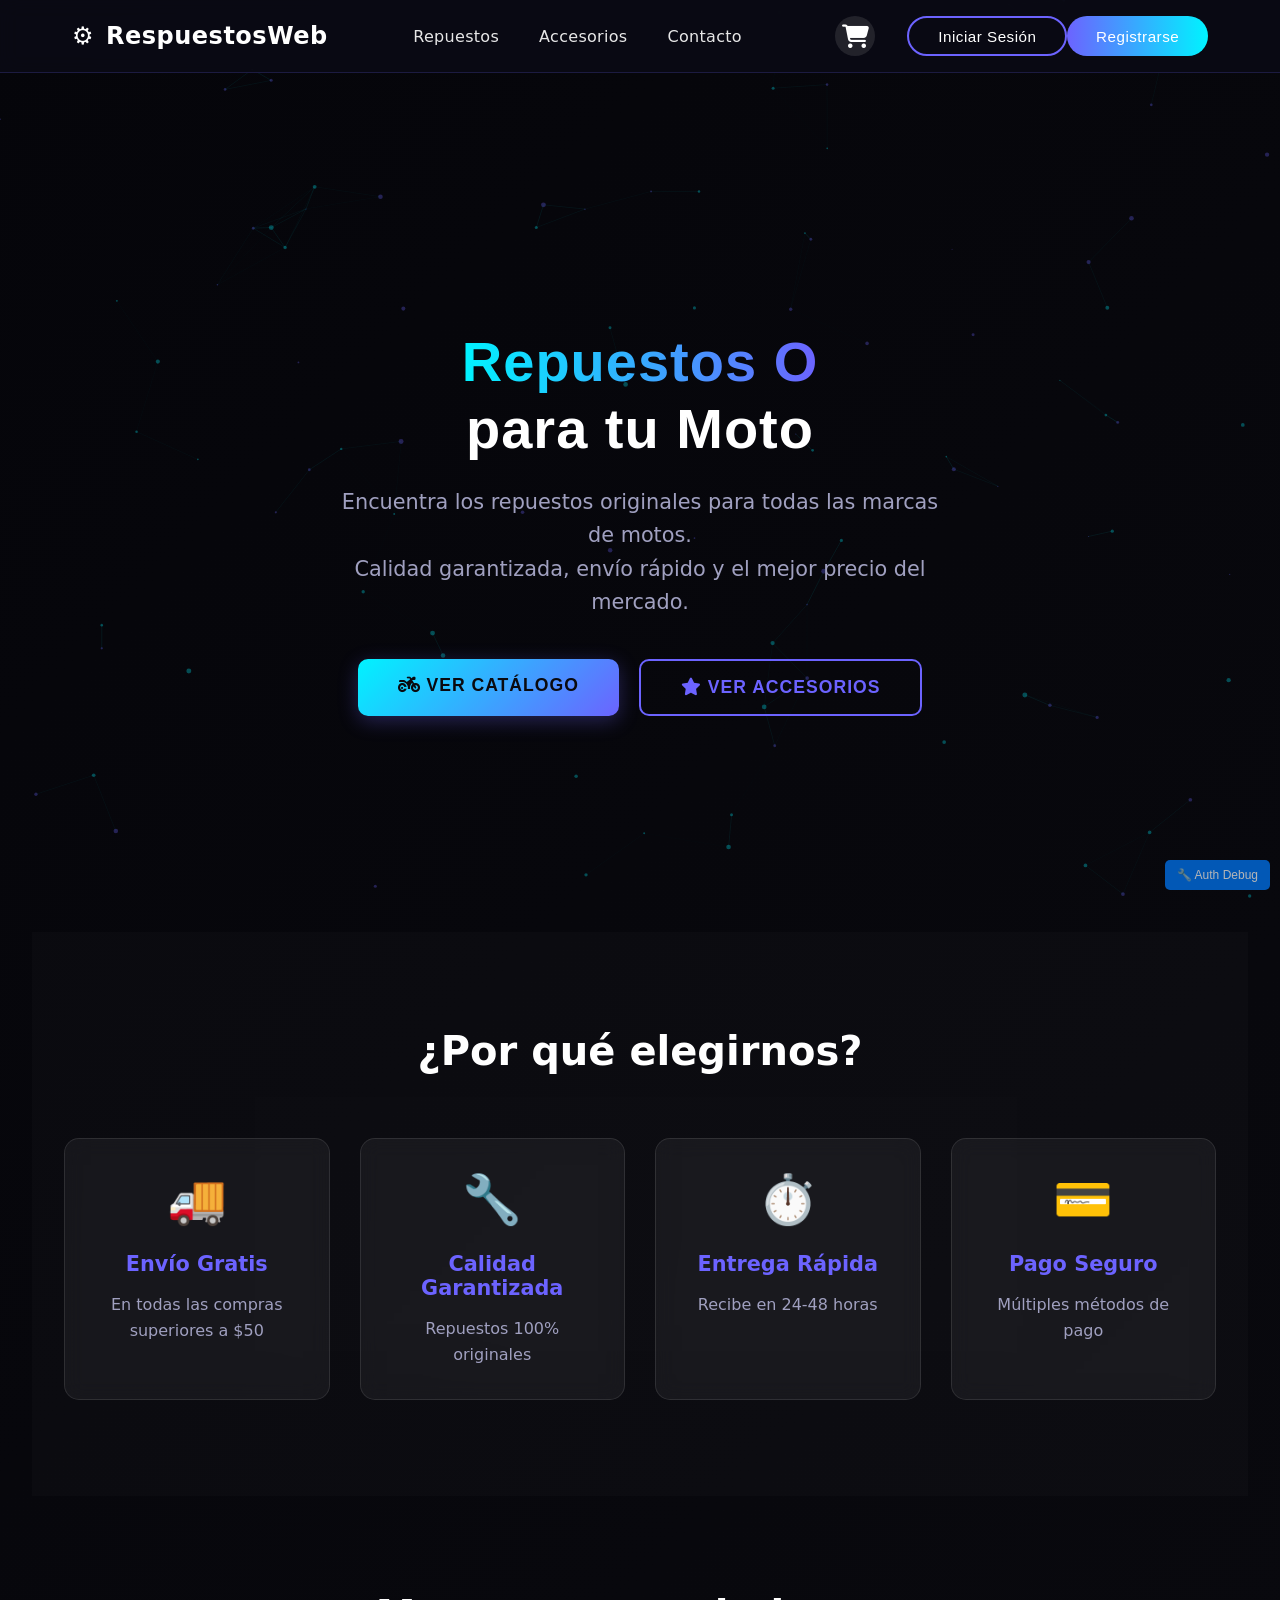
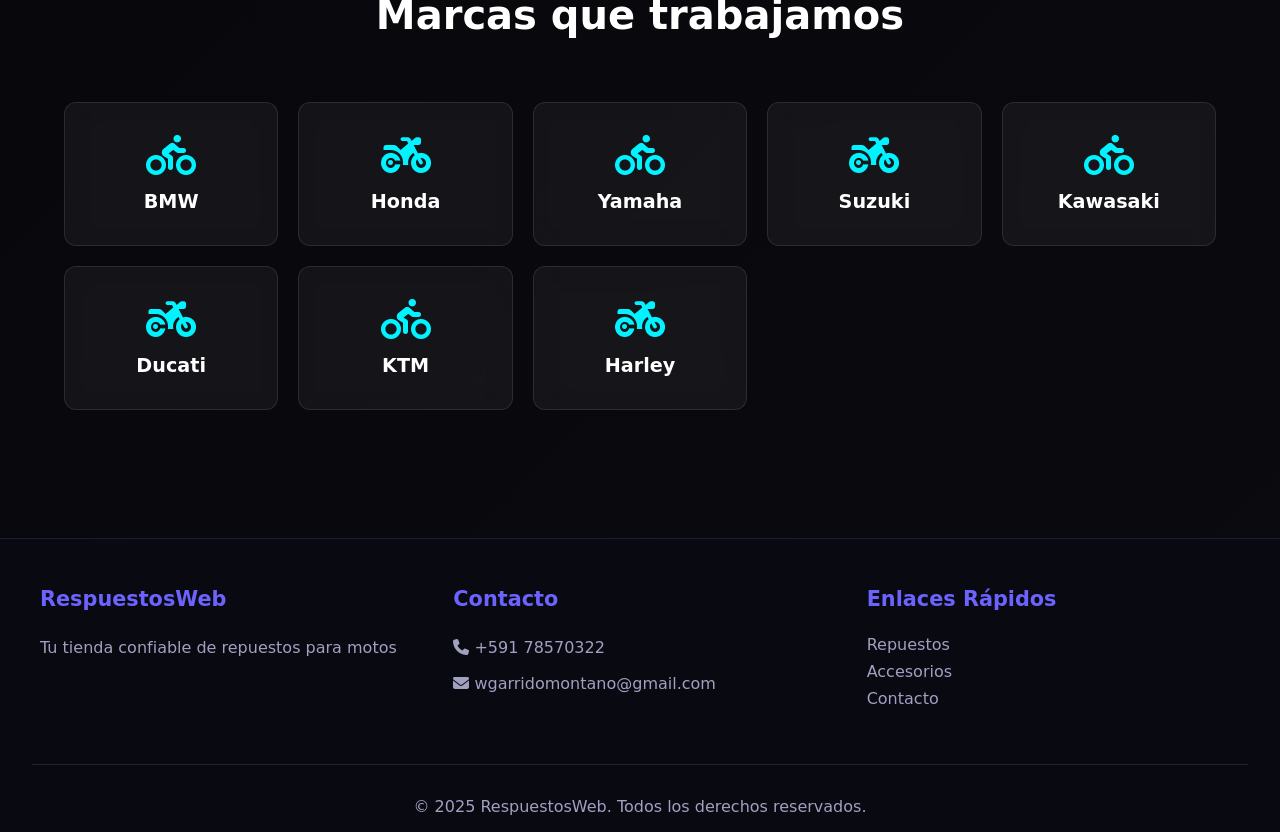
<file: index.html>
<!DOCTYPE html>
<html lang="es">

<head>
    <meta charset="UTF-8">
    <meta name="viewport" content="width=device-width, initial-scale=1.0">
    <link rel="stylesheet" href="css/index.css">
    <link rel="stylesheet" href="css/navbar.css">
    <link rel="stylesheet" href="css/particulasfondo.css">
    <link rel="stylesheet" href="https://cdnjs.cloudflare.com/ajax/libs/font-awesome/6.4.0/css/all.min.css">
    <title>RespuestosWeb - Inicio</title>
</head>

<body>
    <nav class="navbar" id="navbar">
        <div class="navbar-container">
            <!-- Menú de navegación -->
            <div class="navbar-logo">
                <a href="index.html" class="logo-link">
                    <span class="logo-icon">⚙️</span>
                    <span class="logo-text">RespuestosWeb</span>
                </a>
            </div>
            <ul class="navbar-menu" id="navbarMenu">
                <li><a href="repuestos.html" class="nav-link">Repuestos</a></li>
                <li><a href="accesorios.html" class="nav-link">Accesorios</a></li>
                <li><a href="contacto.html" class="nav-link">Contacto</a></li>
            </ul>
            <!-- Botones de acción -->
            <div class="navbar-actions" id="navbarActions">
                <div class="cart-icon-container">
                    <a href="carrito.html" class="cart-link">
                        <i class="fas fa-shopping-cart"></i>
                        <span class="cart-count" id="cartCount">0</span>
                    </a>
                </div>
                <!-- Esto se mostrará cuando NO haya sesión iniciada -->
                <div class="auth-buttons" id="authButtons">
                    <button class="btn btn-login" onclick="window.location.href='sesion.html'">Iniciar Sesión</button>
                    <button class="btn btn-signup" onclick="window.location.href='registro.html'">Registrarse</button>
                </div>
                <!-- Esto se mostrará cuando HAYA sesión iniciada -->
                <div class="user-info" id="userInfo" style="display: none;">
                    <span class="user-name" id="userName"></span>
                    <button class="btn btn-logout" id="btnLogout">
                        <span class="logout-icon">🚪</span>
                        Exit
                    </button>
                </div>
            </div>
        </div>
    </nav>

    <!-- Contenido Principal Mejorado -->
    <main class="main-content">
        <!-- Hero Section -->
        <section class="hero-section">
            <div class="hero-content">
                <h1 class="hero-title">
                    <span class="gradient-text">Repuestos Originales</span><br>
                    para tu Moto
                </h1>
                <p class="hero-subtitle">
                    Encuentra los repuestos originales para todas las marcas de motos.<br>
                    Calidad garantizada, envío rápido y el mejor precio del mercado.
                </p>
                <div class="hero-buttons">
                    <a href="repuestos.html" class="hero-btn">
                        <i class="fas fa-motorcycle"></i>
                        Ver Catálogo
                    </a>
                    <a href="accesorios.html" class="hero-btn secondary">
                        <i class="fas fa-star"></i>
                        Ver Accesorios
                    </a>
                </div>
            </div>
        </section>

        <!-- Características -->
        <section class="features-section">
            <h2>¿Por qué elegirnos?</h2>
            <div class="features-grid">
                <div class="feature-card">
                    <div class="feature-icon">🚚</div>
                    <h3>Envío Gratis</h3>
                    <p>En todas las compras superiores a $50</p>
                </div>
                <div class="feature-card">
                    <div class="feature-icon">🔧</div>
                    <h3>Calidad Garantizada</h3>
                    <p>Repuestos 100% originales</p>
                </div>
                <div class="feature-card">
                    <div class="feature-icon">⏱️</div>
                    <h3>Entrega Rápida</h3>
                    <p>Recibe en 24-48 horas</p>
                </div>
                <div class="feature-card">
                    <div class="feature-icon">💳</div>
                    <h3>Pago Seguro</h3>
                    <p>Múltiples métodos de pago</p>
                </div>
            </div>
        </section>

        <!-- Marcas -->
        <section class="brands-section">
            <h2>Marcas que trabajamos</h2>
            <div class="brands-grid">
                <div class="brand-item">
                    <i class="fas fa-biking"></i>
                    <span>BMW</span>
                </div>
                <div class="brand-item">
                    <i class="fas fa-motorcycle"></i>
                    <span>Honda</span>
                </div>
                <div class="brand-item">
                    <i class="fas fa-biking"></i>
                    <span>Yamaha</span>
                </div>
                <div class="brand-item">
                    <i class="fas fa-motorcycle"></i>
                    <span>Suzuki</span>
                </div>
                <div class="brand-item">
                    <i class="fas fa-biking"></i>
                    <span>Kawasaki</span>
                </div>
                <div class="brand-item">
                    <i class="fas fa-motorcycle"></i>
                    <span>Ducati</span>
                </div>
                <div class="brand-item">
                    <i class="fas fa-biking"></i>
                    <span>KTM</span>
                </div>
                <div class="brand-item">
                    <i class="fas fa-motorcycle"></i>
                    <span>Harley</span>
                </div>
            </div>
        </section>
    </main>

    <!-- Footer -->
    <footer class="footer">
        <div class="footer-content">
            <div class="footer-section">
                <h3>RespuestosWeb</h3>
                <p>Tu tienda confiable de repuestos para motos</p>
            </div>
            <div class="footer-section">
                <h3>Contacto</h3>
                <p><i class="fas fa-phone"></i> +591 78570322</p>
                <p><i class="fas fa-envelope"></i> wgarridomontano@gmail.com</p>
            </div>
            <div class="footer-section">
                <h3>Enlaces Rápidos</h3>
                <a href="repuestos.html">Repuestos</a>
                <a href="accesorios.html">Accesorios</a>
                <a href="contacto.html">Contacto</a>
            </div>
        </div>
        <p class="footer-copyright">&copy; 2025 RespuestosWeb. Todos los derechos reservados.</p>
    </footer>

    <script src="js/particulasfondo.js"></script>
    <script src="js/cart-global.js"></script>
    <script src="js/auth-check.js"></script>
    <script src="js/session-manager.js"></script>
    <script src="js/index-content.js"></script>
    
</body>


</html>
</file>
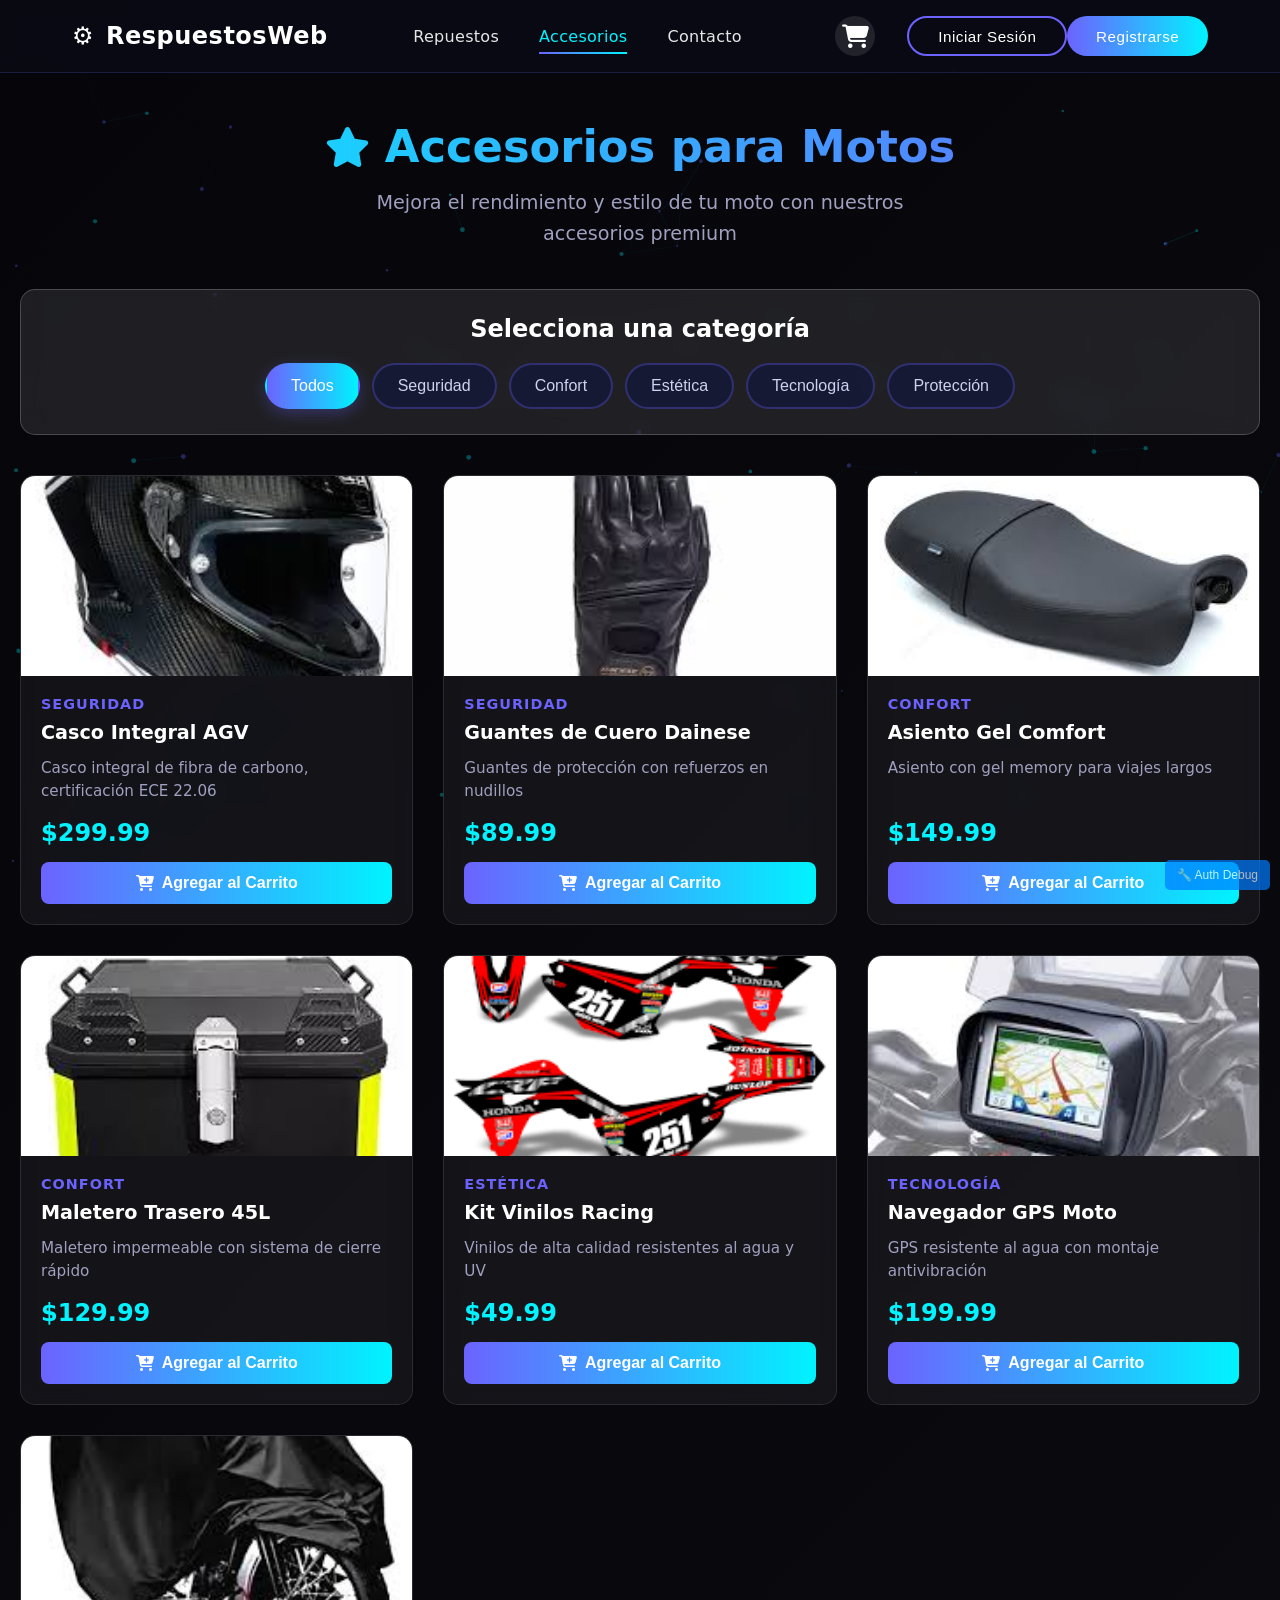
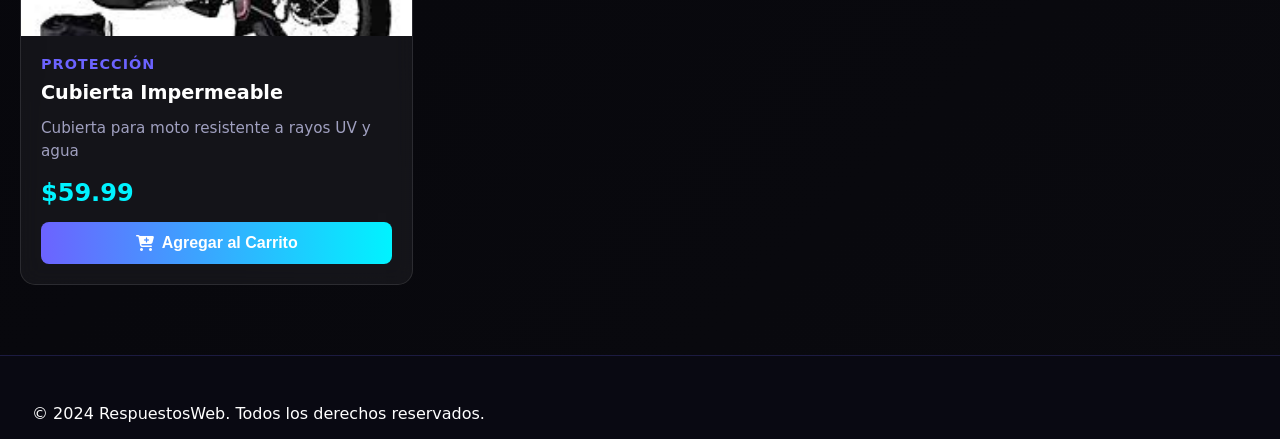
<file: accesorios.html>
<!DOCTYPE html>
<html lang="es">

<head>
    <meta charset="UTF-8">
    <meta name="viewport" content="width=device-width, initial-scale=1.0">
    <title>Accesorios para Motos | RespuestosWeb</title>
    <link rel="stylesheet" href="css/index.css">
    <link rel="stylesheet" href="css/navbar.css">
    <link rel="stylesheet" href="css/particulasfondo.css">
    <link rel="stylesheet" href="css/accesorios.css">
    <link rel="stylesheet" href="https://cdnjs.cloudflare.com/ajax/libs/font-awesome/6.4.0/css/all.min.css">
</head>

<body>
    <nav class="navbar" id="navbar">
        <div class="navbar-container">
            <!-- Menú de navegación -->
            <div class="navbar-logo">
                <a href="index.html" class="logo-link">
                    <span class="logo-icon">⚙️</span>
                    <span class="logo-text">RespuestosWeb</span>
                </a>
            </div>
            <ul class="navbar-menu" id="navbarMenu">
                <li><a href="repuestos.html" class="nav-link">Repuestos</a></li>
                <li><a href="accesorios.html" class="nav-link active">Accesorios</a></li>
                <li><a href="contacto.html" class="nav-link">Contacto</a></li>
            </ul>
            <!-- Botones de acción -->
            <div class="navbar-actions" id="navbarActions">
                <div class="cart-icon-container">
                    <a href="carrito.html" class="cart-link">
                        <i class="fas fa-shopping-cart"></i>
                        <span class="cart-count" id="cartCount">0</span>
                    </a>
                </div>
                <!-- Esto se mostrará cuando NO haya sesión iniciada -->
                <div class="auth-buttons" id="authButtons">
                    <button class="btn btn-login" onclick="window.location.href='sesion.html'">Iniciar Sesión</button>
                    <button class="btn btn-signup" onclick="window.location.href='registro.html'">Registrarse</button>
                </div>
                <!-- Esto se mostrará cuando HAYA sesión iniciada -->
                <div class="user-info" id="userInfo" style="display: none;">
                    <span class="user-name" id="userName"></span>
                    <button class="btn btn-logout" id="btnLogout">
                        <span class="logout-icon">🚪</span>
                        Exit
                    </button>
                </div>
            </div>
        </div>
    </nav>

    <!-- Contenido principal -->
    <main class="accesorios-container">
        <div class="accesorios-header">
            <h1 class="accesorios-title">
                <i class="fas fa-star"></i>
                Accesorios para Motos
            </h1>
            <p class="accesorios-subtitle">Mejora el rendimiento y estilo de tu moto con nuestros accesorios premium</p>
        </div>
        
        <!-- Filtros por categoría -->
        <section class="categorias-filtros">
            <h2>Selecciona una categoría</h2>
            <div class="filtros-container">
                <button class="filtro-btn active" data-categoria="todos">Todos</button>
                <button class="filtro-btn" data-categoria="seguridad">Seguridad</button>
                <button class="filtro-btn" data-categoria="confort">Confort</button>
                <button class="filtro-btn" data-categoria="estetica">Estética</button>
                <button class="filtro-btn" data-categoria="tecnologia">Tecnología</button>
                <button class="filtro-btn" data-categoria="proteccion">Protección</button>
            </div>
        </section>

        <!-- Productos de accesorios -->
        <section class="accesorios-grid">
            <!-- Seguridad -->
            <div class="accesorio-card" data-categoria="seguridad">
                <div class="accesorio-imagen">
                    <img src="[data-uri]" alt="Casco Integral">
                    <div class="accesorio-overlay">
                        <button class="quick-view">Vista Rápida</button>
                    </div>
                </div>
                <div class="accesorio-info">
                    <div class="accesorio-categoria">Seguridad</div>
                    <h3 class="accesorio-nombre">Casco Integral AGV</h3>
                    <p class="accesorio-descripcion">Casco integral de fibra de carbono, certificación ECE 22.06</p>
                    <div class="accesorio-precio">$299.99</div>
                    <button class="btn-agregar-carrito" data-id="acc001">
                        <i class="fas fa-cart-plus"></i> Agregar al Carrito
                    </button>
                </div>
            </div>

            <div class="accesorio-card" data-categoria="seguridad">
                <div class="accesorio-imagen">
                    <img src="[data-uri]" alt="Guantes">
                    <div class="accesorio-overlay">
                        <button class="quick-view">Vista Rápida</button>
                    </div>
                </div>
                <div class="accesorio-info">
                    <div class="accesorio-categoria">Seguridad</div>
                    <h3 class="accesorio-nombre">Guantes de Cuero Dainese</h3>
                    <p class="accesorio-descripcion">Guantes de protección con refuerzos en nudillos</p>
                    <div class="accesorio-precio">$89.99</div>
                    <button class="btn-agregar-carrito" data-id="acc002">
                        <i class="fas fa-cart-plus"></i> Agregar al Carrito
                    </button>
                </div>
            </div>

            <!-- Confort -->
            <div class="accesorio-card" data-categoria="confort">
                <div class="accesorio-imagen">
                    <img src="[data-uri]" alt="Asiento">
                    <div class="accesorio-overlay">
                        <button class="quick-view">Vista Rápida</button>
                    </div>
                </div>
                <div class="accesorio-info">
                    <div class="accesorio-categoria">Confort</div>
                    <h3 class="accesorio-nombre">Asiento Gel Comfort</h3>
                    <p class="accesorio-descripcion">Asiento con gel memory para viajes largos</p>
                    <div class="accesorio-precio">$149.99</div>
                    <button class="btn-agregar-carrito" data-id="acc003">
                        <i class="fas fa-cart-plus"></i> Agregar al Carrito
                    </button>
                </div>
            </div>

            <div class="accesorio-card" data-categoria="confort">
                <div class="accesorio-imagen">
                    <img src="[data-uri]" alt="Maletero">
                    <div class="accesorio-overlay">
                        <button class="quick-view">Vista Rápida</button>
                    </div>
                </div>
                <div class="accesorio-info">
                    <div class="accesorio-categoria">Confort</div>
                    <h3 class="accesorio-nombre">Maletero Trasero 45L</h3>
                    <p class="accesorio-descripcion">Maletero impermeable con sistema de cierre rápido</p>
                    <div class="accesorio-precio">$129.99</div>
                    <button class="btn-agregar-carrito" data-id="acc004">
                        <i class="fas fa-cart-plus"></i> Agregar al Carrito
                    </button>
                </div>
            </div>

            <!-- Estética -->
            <div class="accesorio-card" data-categoria="estetica">
                <div class="accesorio-imagen">
                    <img src="[data-uri]" alt="Vinilos">
                    <div class="accesorio-overlay">
                        <button class="quick-view">Vista Rápida</button>
                    </div>
                </div>
                <div class="accesorio-info">
                    <div class="accesorio-categoria">Estética</div>
                    <h3 class="accesorio-nombre">Kit Vinilos Racing</h3>
                    <p class="accesorio-descripcion">Vinilos de alta calidad resistentes al agua y UV</p>
                    <div class="accesorio-precio">$49.99</div>
                    <button class="btn-agregar-carrito" data-id="acc005">
                        <i class="fas fa-cart-plus"></i> Agregar al Carrito
                    </button>
                </div>
            </div>

            <!-- Tecnología -->
            <div class="accesorio-card" data-categoria="tecnologia">
                <div class="accesorio-imagen">
                    <img src="[data-uri]" alt="GPS">
                    <div class="accesorio-overlay">
                        <button class="quick-view">Vista Rápida</button>
                    </div>
                </div>
                <div class="accesorio-info">
                    <div class="accesorio-categoria">Tecnología</div>
                    <h3 class="accesorio-nombre">Navegador GPS Moto</h3>
                    <p class="accesorio-descripcion">GPS resistente al agua con montaje antivibración</p>
                    <div class="accesorio-precio">$199.99</div>
                    <button class="btn-agregar-carrito" data-id="acc006">
                        <i class="fas fa-cart-plus"></i> Agregar al Carrito
                    </button>
                </div>
            </div>

            <!-- Protección -->
            <div class="accesorio-card" data-categoria="proteccion">
                <div class="accesorio-imagen">
                    <img src="[data-uri]" alt="Cubierta">
                    <div class="accesorio-overlay">
                        <button class="quick-view">Vista Rápida</button>
                    </div>
                </div>
                <div class="accesorio-info">
                    <div class="accesorio-categoria">Protección</div>
                    <h3 class="accesorio-nombre">Cubierta Impermeable</h3>
                    <p class="accesorio-descripcion">Cubierta para moto resistente a rayos UV y agua</p>
                    <div class="accesorio-precio">$59.99</div>
                    <button class="btn-agregar-carrito" data-id="acc007">
                        <i class="fas fa-cart-plus"></i> Agregar al Carrito
                    </button>
                </div>
            </div>

            <!-- Más productos... -->
        </section>
    </main>

    <!-- Footer -->
    <footer class="footer">
        <p>&copy; 2024 RespuestosWeb. Todos los derechos reservados.</p>
    </footer>

    <!-- Scripts -->
    <script src="js/particulasfondo.js"></script>
    <script src="js/cart-global.js"></script>
    <script src="js/auth-check.js"></script>
    <script src="js/session-manager.js"></script>
    <script src="js/accesorios.js"></script>
    
</body>


</html>
</file>
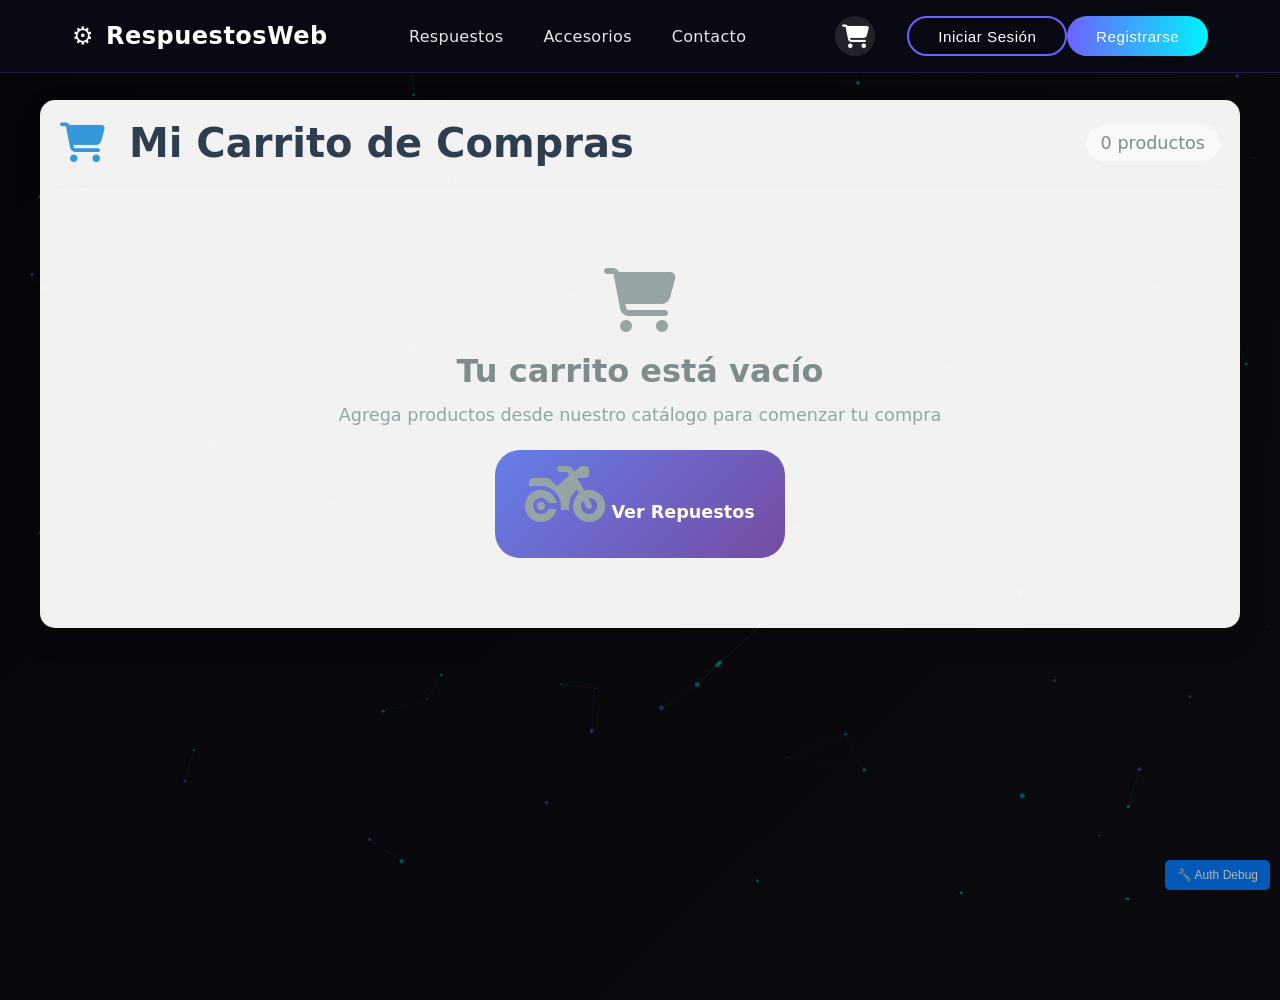
<file: carrito.html>
<!DOCTYPE html>
<html lang="es">

<head>
    <meta charset="UTF-8">
    <meta name="viewport" content="width=device-width, initial-scale=1.0">
    <title>Carrito de Compras | RespuestosWeb</title>
    <link rel="stylesheet" href="css/index.css">
    <link rel="stylesheet" href="css/navbar.css">
    <link rel="stylesheet" href="css/particulasfondo.css">
    <link rel="stylesheet" href="css/carrito.css">
    <link rel="stylesheet" href="css/carrito-modal.css">
    <link rel="stylesheet" href="https://cdnjs.cloudflare.com/ajax/libs/font-awesome/6.4.0/css/all.min.css">
    <style>
        /* Estilos adicionales para el modal - ORDEN CORRECTO */
        .m-resumen-fila-descuento {
            background: rgba(46, 204, 113, 0.1);
            padding: 10px;
            border-radius: 8px;
            margin: 5px 0;
            border-left: 3px solid #27ae60;
            display: none;
        }

        .m-resumen-fila-descuento.visible {
            display: flex;
        }

        .m-resumen-fila-descuento span {
            color: #27ae60;
            font-weight: bold;
        }

        .m-resumen-fila-modal i {
            margin-right: 8px;
            width: 20px;
            text-align: center;
        }

        .m-resumen-total-modal {
            border-top: 2px solid #3498db;
            margin-top: 15px;
            padding-top: 15px;
            font-size: 1.2rem;
        }

        /* Estilo para envío gratis */
        .m-envio-gratis {
            background: rgba(52, 152, 219, 0.1);
            padding: 10px;
            border-radius: 8px;
            margin: 5px 0;
            border-left: 3px solid #3498db;
        }

        .m-envio-gratis span {
            color: #3498db;
            font-weight: bold;
        }
    </style>
</head>

<body>
    <nav class="navbar" id="navbar">
        <div class="navbar-container">
            <!-- Menú de navegación -->
            <div class="navbar-logo">
                <a href="index.html" class="logo-link">
                    <span class="logo-icon">⚙️</span>
                    <span class="logo-text">RespuestosWeb</span>
                </a>
            </div>
            <ul class="navbar-menu" id="navbarMenu">
                <li><a href="repuestos.html" class="nav-link">Respuestos</a></li>
                <li><a href="accesorios.html" class="nav-link">Accesorios</a></li>
                <li><a href="contacto.html" class="nav-link">Contacto</a></li>
            </ul>
            <!-- Botones de acción -->
            <div class="navbar-actions" id="navbarActions">
                <div class="cart-icon-container">
                    <a href="carrito.html" class="cart-link">
                        <i class="fas fa-shopping-cart"></i>
                        <span class="cart-count" id="cartCount">0</span>
                    </a>
                </div>
                <!-- Esto se mostrará cuando NO haya sesión iniciada -->
                <div class="auth-buttons" id="authButtons">
                    <button class="btn btn-login" onclick="window.location.href='sesion.html'">Iniciar Sesión</button>
                    <button class="btn btn-signup" onclick="window.location.href='registro.html'">Registrarse</button>
                </div>
                <!-- Esto se mostrará cuando HAYA sesión iniciada -->
                <div class="user-info" id="userInfo" style="display: none;">
                    <span class="user-name" id="userName"></span>
                    <button class="btn btn-logout" id="btnLogout">
                        <span class="logout-icon">🚪</span>
                        Exit
                    </button>
                </div>
            </div>
        </div>
    </nav>

    <!-- Contenido principal del carrito -->
    <main class="carrito-container">
        <div class="carrito-header">
            <h1 class="carrito-title">
                <i class="fas fa-shopping-cart"></i>
                Mi Carrito de Compras
            </h1>
            <div class="carrito-estado" id="carritoEstado">
                <span id="totalItems">0 productos</span>
            </div>
        </div>

        <!-- Carrito vacío -->
        <div class="carrito-vacio" id="carritoVacio">
            <i class="fas fa-shopping-cart"></i>
            <h2>Tu carrito está vacío</h2>
            <p>Agrega productos desde nuestro catálogo para comenzar tu compra</p>
            <a href="repuestos.html" class="btn-volver">
                <i class="fas fa-motorcycle"></i> Ver Repuestos
            </a>
        </div>

        <!-- Carrito con productos -->
        <div class="carrito-contenido" id="carritoContenido">
            <!-- Lista de productos -->
            <div class="carrito-items" id="carritoItems">
                <!-- Los productos se cargarán dinámicamente aquí -->
            </div>

            <!-- Resumen de compra -->
            <div class="carrito-resumen">
                <h3 class="resumen-titulo">Resumen de tu compra</h3>

                <div class="resumen-detalle">
                    <div class="resumen-fila">
                        <span class="resumen-etiqueta">Subtotal:</span>
                        <span class="resumen-valor" id="subtotal">$0.00</span>
                    </div>
                    <div class="resumen-fila" id="filaDescuentoResumen" style="display: none;">
                        <span class="resumen-etiqueta">Descuento (10%):</span>
                        <span class="resumen-valor" id="descuento" style="color: #27ae60;">$0.00</span>
                    </div>
                    <div class="resumen-fila"
                        style="background: rgba(52, 152, 219, 0.1); padding: 10px; border-radius: 5px;">
                        <span class="resumen-etiqueta" style="color: #3498db;">
                            <i class="fas fa-shipping-fast"></i> Envío:
                        </span>
                        <span class="resumen-valor" style="color: #27ae60; font-weight: bold;">GRATIS</span>
                    </div>
                </div>

                <div class="resumen-total">
                    <span>Total:</span>
                    <span id="totalCompra">$0.00</span>
                </div>

                <div class="carrito-acciones">
                    <button class="btn-vaciar" id="btnVaciarCarrito">
                        <i class="fas fa-trash"></i> Vaciar Carrito
                    </button>
                    <button class="btn-pagar" id="btnPagar">
                        <i class="fas fa-lock"></i> Proceder al Pago
                    </button>
                </div>
            </div>
        </div>
    </main>

    <div class="m-modal-pago" id="mModalPago">
    <!-- Notificaciones -->
    <div id="mNotificacionesContainer"></div>

    <script src="js/particulasfondo.js"></script>
    <script src="js/cart-global.js"></script>
    <script src="js/carrito.js"></script>
    <script src="js/auth-check.js"></script>

    <script>
        // Script para manejar la sesión de usuario
        // Script para manejar la sesión de usuario - VERSIÓN MEJORADA
        document.addEventListener('DOMContentLoaded', function () {
            console.log("Navbar script cargado");

            // Verificar sesión de usuario
            function checkUserSession() {
                console.log("Verificando sesión...");

                const authButtons = document.getElementById('authButtons');
                const userInfo = document.getElementById('userInfo');
                const userName = document.getElementById('userName');
                const btnLogout = document.getElementById('btnLogout');

                // Intentar obtener usuario de DIFERENTES formatos
                let user = null;

                // 1. Intentar con el formato antiguo (clave: 'user')
                try {
                    user = JSON.parse(localStorage.getItem('user'));
                    console.log("Usuario encontrado en 'user':", user);
                } catch (e) {
                    console.log("No hay usuario en formato 'user'");
                }

                // 2. Si no hay en formato antiguo, buscar en formato nuevo
                if (!user || !user.loggedIn) {
                    try {
                        const currentUser = JSON.parse(localStorage.getItem('currentUser'));
                        if (currentUser) {
                            user = {
                                name: currentUser.name,
                                email: currentUser.email,
                                loggedIn: localStorage.getItem('isLoggedIn') === 'true'
                            };
                            console.log("Usuario encontrado en formato nuevo:", user);
                        }
                    } catch (e) {
                        console.log("No hay usuario en formato nuevo");
                    }
                }

                console.log("Usuario final para navbar:", user);

                if (user && user.loggedIn && authButtons && userInfo) {
                    // Usuario logueado
                    console.log("Mostrando información de usuario logueado");
                    authButtons.style.display = 'none';
                    userInfo.style.display = 'flex';
                    if (userName) {
                        // Mostrar solo el primer nombre
                        const firstName = user.name.split(' ')[0];
                        userName.textContent = firstName || user.email.split('@')[0];
                    }
                } else if (authButtons && userInfo) {
                    // Usuario no logueado
                    console.log("Mostrando botones de autenticación");
                    authButtons.style.display = 'flex';
                    userInfo.style.display = 'none';
                }

                // Evento para cerrar sesión
                if (btnLogout) {
                    btnLogout.addEventListener('click', function (e) {
                        e.preventDefault();
                        console.log("Cerrando sesión...");

                        // Limpiar TODOS los formatos de usuario
                        localStorage.removeItem('user');
                        localStorage.removeItem('currentUser');
                        localStorage.removeItem('isLoggedIn');
                        localStorage.removeItem('repuestos_currentUser');
                        localStorage.removeItem('repuestos_isLoggedIn');

                        // Redirigir a la página principal
                        window.location.href = 'index.html';
                    });
                }
            }

            // Función para forzar actualización del navbar
            window.updateNavbar = function () {
                checkUserSession();
            };

            // Escuchar eventos de cambio de autenticación
            window.addEventListener('storage', function (e) {
                if (e.key === 'user' || e.key === 'currentUser' || e.key === 'isLoggedIn') {
                    console.log("Cambio detectado en localStorage, actualizando navbar...");
                    checkUserSession();
                }
            });

            // También escuchar eventos personalizados
            window.addEventListener('authStateChanged', function () {
                console.log("Evento authStateChanged recibido, actualizando navbar...");
                checkUserSession();
            });

            // Verificar al cargar
            checkUserSession();

            // Verificar cada 2 segundos (solo para desarrollo)
            if (window.location.href.includes('localhost') || window.location.href.includes('127.0.0.1')) {
                setInterval(checkUserSession, 2000);
            }
        });




        // Función para guardar compra pendiente y redirigir a login
        function savePendingPurchaseAndRedirect() {
            // Guardar datos actuales del carrito como compra pendiente
            const carrito = JSON.parse(localStorage.getItem('carrito')) || [];
            if (carrito.length > 0) {
                const purchaseData = {
                    carrito: carrito,
                    subtotal: calcularSubtotal(),
                    totalProductos: carrito.reduce((total, item) => total + item.cantidad, 0),
                    timestamp: new Date().toISOString()
                };

                if (window.sessionManager) {
                    window.sessionManager.setPendingPurchase(purchaseData);
                } else {
                    localStorage.setItem('pendingPurchase', JSON.stringify(purchaseData));
                }

                console.log("Compra pendiente guardada antes de ir a login");
            }

            // Redirigir a login
            window.location.href = 'sesion.html?redirect=carrito.html';
        }

        // Función para guardar compra pendiente y redirigir a registro
        function savePendingPurchaseAndRedirectToRegister() {
            // Guardar datos actuales del carrito como compra pendiente
            const carrito = JSON.parse(localStorage.getItem('carrito')) || [];
            if (carrito.length > 0) {
                const purchaseData = {
                    carrito: carrito,
                    subtotal: calcularSubtotal(),
                    totalProductos: carrito.reduce((total, item) => total + item.cantidad, 0),
                    timestamp: new Date().toISOString()
                };

                if (window.sessionManager) {
                    window.sessionManager.setPendingPurchase(purchaseData);
                } else {
                    localStorage.setItem('pendingPurchase', JSON.stringify(purchaseData));
                }

                console.log("Compra pendiente guardada antes de ir a registro");
            }

            // Redirigir a registro
            window.location.href = 'registro.html';
        }

        // Función para calcular subtotal (debe existir en carrito.js)
        function calcularSubtotal() {
            const carrito = JSON.parse(localStorage.getItem('carrito')) || [];
            let subtotal = 0;
            carrito.forEach(item => {
                subtotal += item.precio * item.cantidad;
            });
            return subtotal;
        }
    </script>
</body>

</html>
</file>
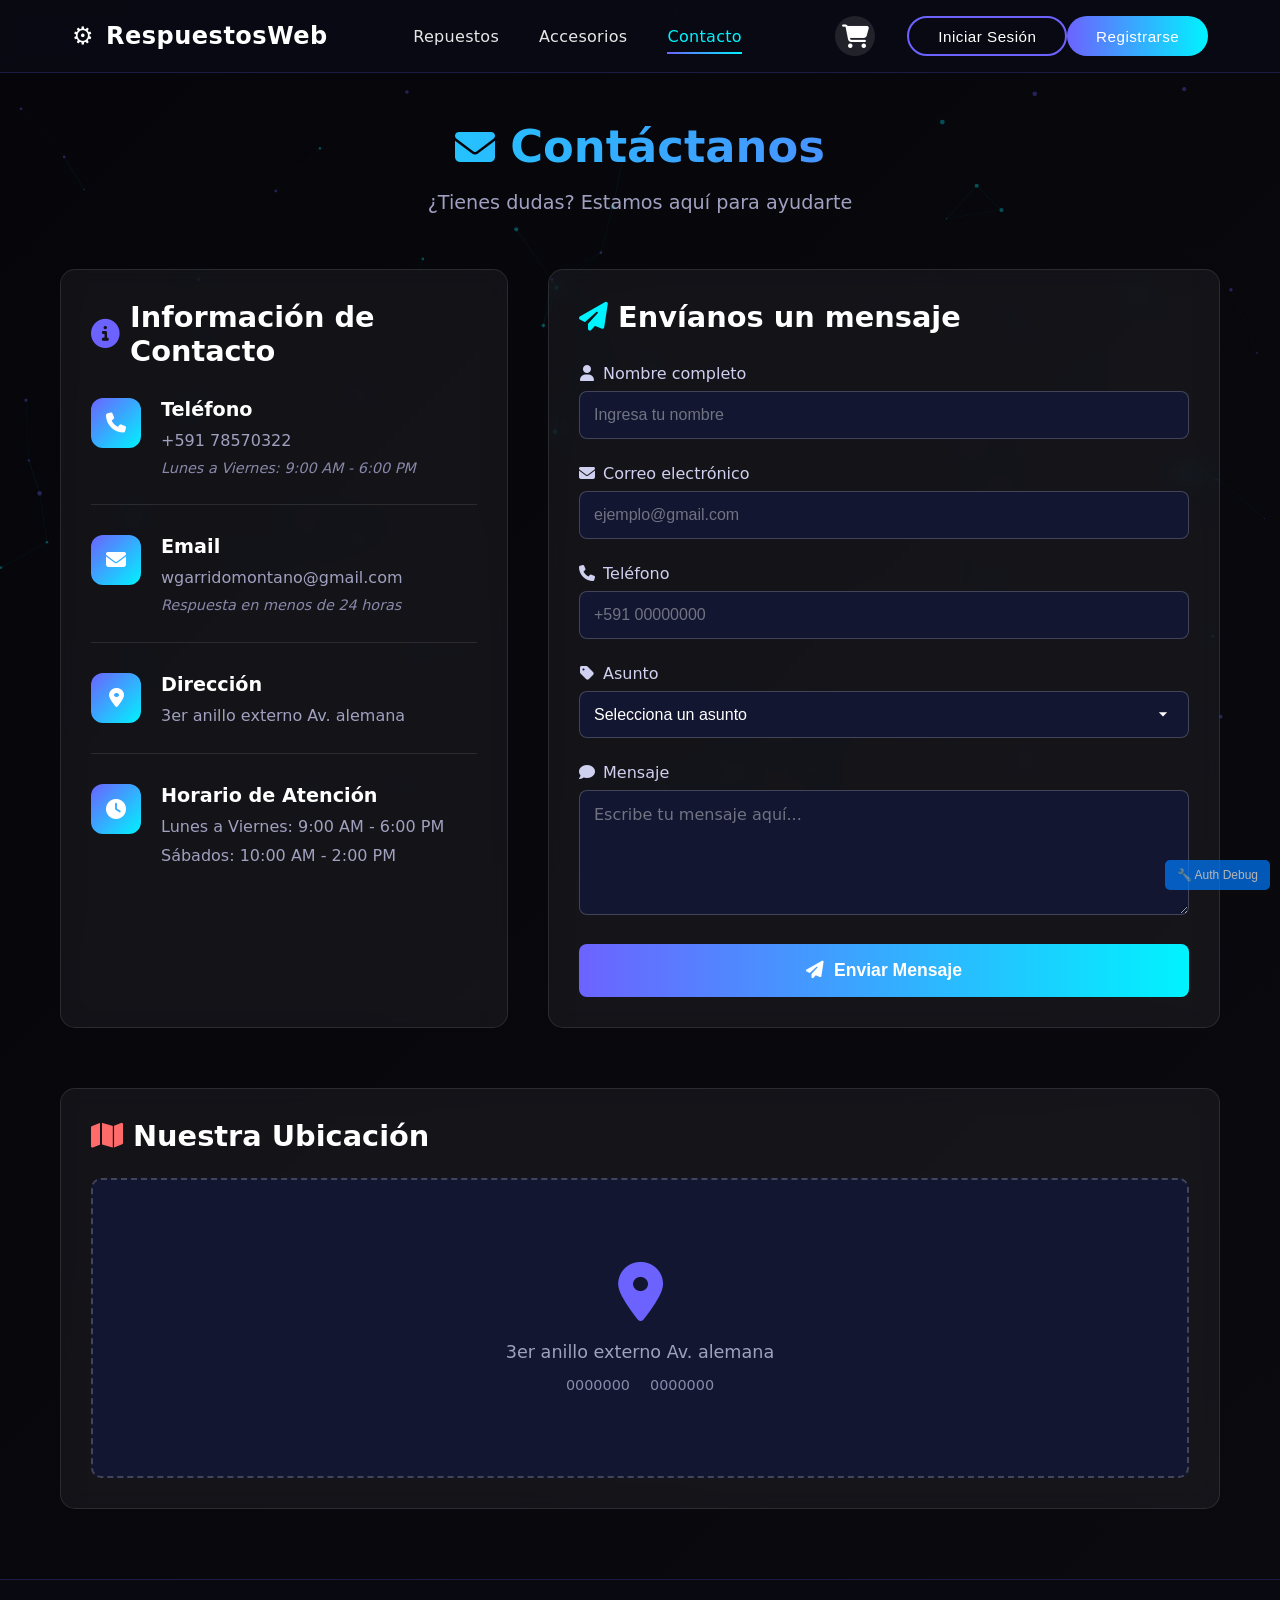
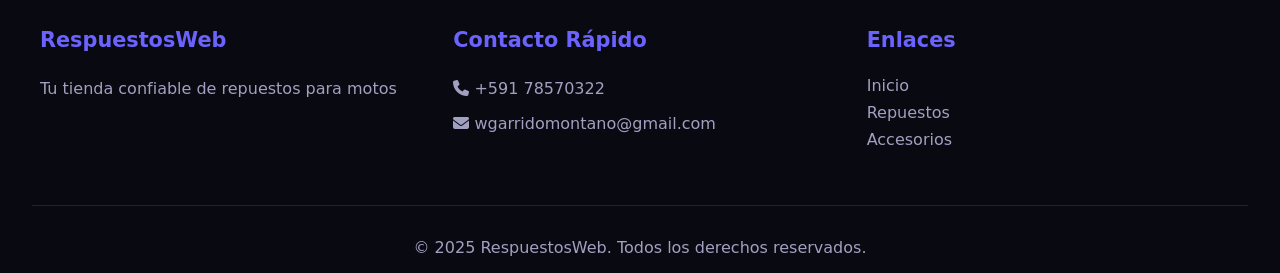
<file: contacto.html>
<!DOCTYPE html>
<html lang="es">

<head>
    <meta charset="UTF-8">
    <meta name="viewport" content="width=device-width, initial-scale=1.0">
    <title>Contacto | RespuestosWeb</title>
    <link rel="stylesheet" href="css/index.css">
    <link rel="stylesheet" href="css/navbar.css">
    <link rel="stylesheet" href="css/particulasfondo.css">
    <link rel="stylesheet" href="css/contacto.css">
    <link rel="stylesheet" href="https://cdnjs.cloudflare.com/ajax/libs/font-awesome/6.4.0/css/all.min.css">
</head>

<body>
    <nav class="navbar" id="navbar">
        <div class="navbar-container">
            <!-- Menú de navegación -->
            <div class="navbar-logo">
                <a href="index.html" class="logo-link">
                    <span class="logo-icon">⚙️</span>
                    <span class="logo-text">RespuestosWeb</span>
                </a>
            </div>
            <ul class="navbar-menu" id="navbarMenu">
                <li><a href="repuestos.html" class="nav-link">Repuestos</a></li>
                <li><a href="accesorios.html" class="nav-link">Accesorios</a></li>
                <li><a href="contacto.html" class="nav-link active">Contacto</a></li>
            </ul>
            <!-- Botones de acción -->
            <div class="navbar-actions" id="navbarActions">
                <div class="cart-icon-container">
                    <a href="carrito.html" class="cart-link">
                        <i class="fas fa-shopping-cart"></i>
                        <span class="cart-count" id="cartCount">0</span>
                    </a>
                </div>
                <!-- Esto se mostrará cuando NO haya sesión iniciada -->
                <div class="auth-buttons" id="authButtons">
                    <button class="btn btn-login" onclick="window.location.href='sesion.html'">Iniciar Sesión</button>
                    <button class="btn btn-signup" onclick="window.location.href='registro.html'">Registrarse</button>
                </div>
                <!-- Esto se mostrará cuando HAYA sesión iniciada -->
                <div class="user-info" id="userInfo" style="display: none;">
                    <span class="user-name" id="userName"></span>
                    <button class="btn btn-logout" id="btnLogout">
                        <span class="logout-icon">🚪</span>
                        Exit
                    </button>
                </div>
            </div>
        </div>
    </nav>

    <!-- Contenido principal -->
    <main class="contacto-container">
        <div class="contacto-header">
            <h1 class="contacto-title">
                <i class="fas fa-envelope"></i>
                Contáctanos
            </h1>
            <p class="contacto-subtitle">¿Tienes dudas? Estamos aquí para ayudarte</p>
        </div>

        <div class="contacto-grid">
            <!-- Información de contacto -->
            <div class="info-contacto">
                <h2><i class="fas fa-info-circle"></i> Información de Contacto</h2>
                
                <div class="info-item">
                    <div class="info-icon">
                        <i class="fas fa-phone"></i>
                    </div>
                    <div class="info-content">
                        <h3>Teléfono</h3>
                        <p>+591 78570322</p>
                        <p class="info-horario">Lunes a Viernes: 9:00 AM - 6:00 PM</p>
                    </div>
                </div>

                <div class="info-item">
                    <div class="info-icon">
                        <i class="fas fa-envelope"></i>
                    </div>
                    <div class="info-content">
                        <h3>Email</h3>
                        <p>wgarridomontano@gmail.com</p>
                        <p class="info-horario">Respuesta en menos de 24 horas</p>
                    </div>
                </div>

                <div class="info-item">
                    <div class="info-icon">
                        <i class="fas fa-map-marker-alt"></i>
                    </div>
                    <div class="info-content">
                        <h3>Dirección</h3>
                        <p>3er anillo externo Av. alemana</p>
                       
                    </div>
                </div>

                <div class="info-item">
                    <div class="info-icon">
                        <i class="fas fa-clock"></i>
                    </div>
                    <div class="info-content">
                        <h3>Horario de Atención</h3>
                        <p>Lunes a Viernes: 9:00 AM - 6:00 PM</p>
                        <p>Sábados: 10:00 AM - 2:00 PM</p>
                    </div>
                </div>
            </div>

            <!-- Formulario de contacto -->
            <div class="formulario-contacto">
                <h2><i class="fas fa-paper-plane"></i> Envíanos un mensaje</h2>
                
                <form id="contactForm">
                    <div class="form-group">
                        <label for="nombre">
                            <i class="fas fa-user"></i> Nombre completo
                        </label>
                        <input type="text" id="nombre" placeholder="Ingresa tu nombre" required>
                    </div>

                    <div class="form-group">
                        <label for="email">
                            <i class="fas fa-envelope"></i> Correo electrónico
                        </label>
                        <input type="email" id="email" placeholder="ejemplo@gmail.com" required>
                    </div>

                    <div class="form-group">
                        <label for="telefono">
                            <i class="fas fa-phone"></i> Teléfono
                        </label>
                        <input type="tel" id="telefono" placeholder="+591 00000000">
                    </div>

                    <div class="form-group">
                        <label for="asunto">
                            <i class="fas fa-tag"></i> Asunto
                        </label>
                        <select id="asunto" required>
                            <option value="" disabled selected>Selecciona un asunto</option>
                            <option value="consulta">Consulta general</option>
                            <option value="pedido">Estado de pedido</option>
                            <option value="producto">Información de producto</option>
                            <option value="garantia">Garantía</option>
                            <option value="otro">Otro</option>
                        </select>
                    </div>

                    <div class="form-group">
                        <label for="mensaje">
                            <i class="fas fa-comment"></i> Mensaje
                        </label>
                        <textarea id="mensaje" rows="5" placeholder="Escribe tu mensaje aquí..." required></textarea>
                    </div>

                    <button type="submit" class="btn-enviar">
                        <i class="fas fa-paper-plane"></i> Enviar Mensaje
                    </button>
                </form>
            </div>
        </div>

        <!-- Mapa (opcional) -->
        <div class="mapa-container">
            <h2><i class="fas fa-map"></i> Nuestra Ubicación</h2>
            <div class="mapa-placeholder">
                <div class="mapa-mock">
                    <i class="fas fa-map-marker-alt"></i>
                    <p>3er anillo externo Av. alemana</p>
                    <div class="mapa-coords">
                        <span>0000000</span>
                        <span>0000000</span>
                    </div>
                </div>
            </div>
        </div>
    </main>

    <!-- Footer -->
    <footer class="footer">
        <div class="footer-content">
            <div class="footer-section">
                <h3>RespuestosWeb</h3>
                <p>Tu tienda confiable de repuestos para motos</p>
            </div>
            <div class="footer-section">
                <h3>Contacto Rápido</h3>
                <p><i class="fas fa-phone"></i> +591 78570322</p>
                <p><i class="fas fa-envelope"></i> wgarridomontano@gmail.com</p>
            </div>
            <div class="footer-section">
                <h3>Enlaces</h3>
                <a href="index.html">Inicio</a>
                <a href="repuestos.html">Repuestos</a>
                <a href="accesorios.html">Accesorios</a>
            </div>
        </div>
        <p class="footer-copyright">&copy; 2025 RespuestosWeb. Todos los derechos reservados.</p>
    </footer>

    <script src="js/particulasfondo.js"></script>
    <script src="js/cart-global.js"></script>
    <script src="js/auth-check.js"></script>
    <script src="js/session-manager.js"></script>
    <script src="js/contacto.js"></script>
    
</body>


</html>
</file>
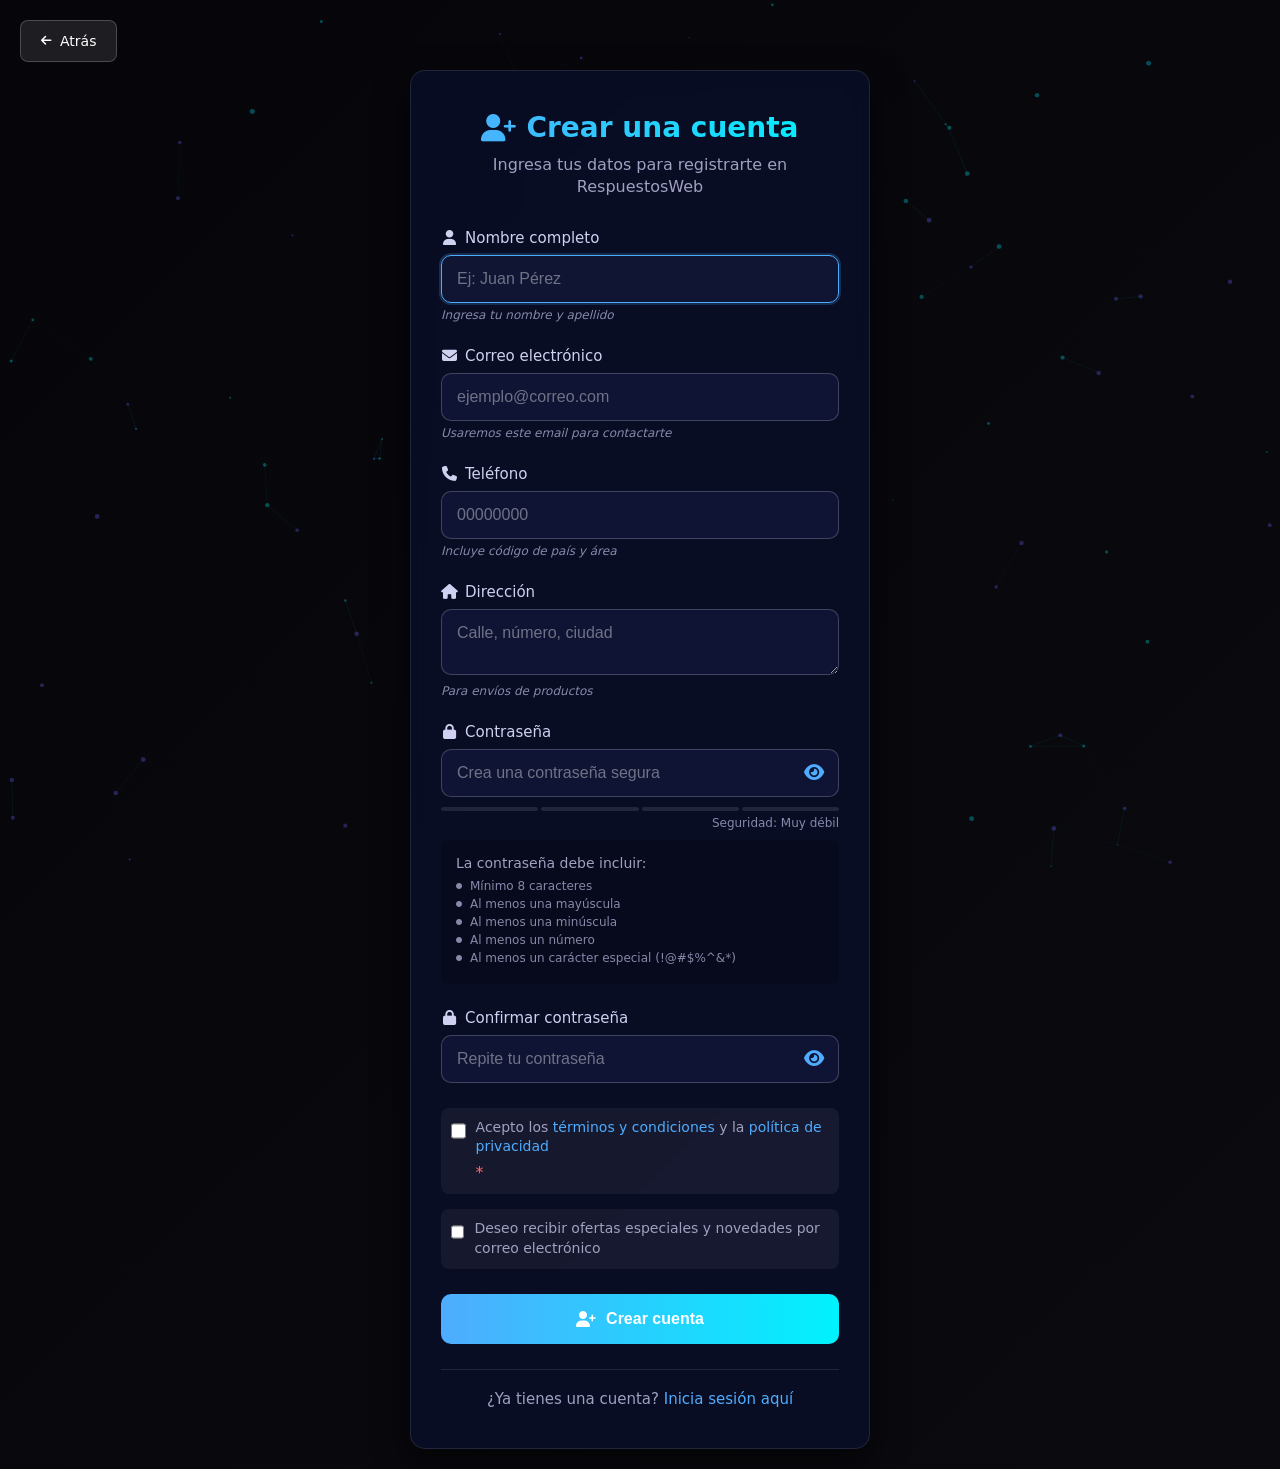
<file: registro.html>
<!DOCTYPE html>
<html lang="es">
<head>
    <meta charset="UTF-8">
    <meta name="viewport" content="width=device-width, initial-scale=1.0">
    <title>Registro | RespuestosWeb</title>
    <link rel="stylesheet" href="css/particulasfondo.css">
    <link rel="stylesheet" href="css/registro.css">
    <link rel="stylesheet" href="https://cdnjs.cloudflare.com/ajax/libs/font-awesome/6.4.0/css/all.min.css">
</head>
<body>

    <!-- Botón Atrás -->
    <a href="javascript:history.back()" class="back-button">
        <i class="fas fa-arrow-left"></i> Atrás
    </a>

    <div class="container">
        <div class="form-container">
            <div class="form-header">
                <h1><i class="fas fa-user-plus"></i> Crear una cuenta</h1>
                <p>Ingresa tus datos para registrarte en RespuestosWeb</p>
            </div>

            <!-- FORMULARIO DE REGISTRO -->
            <form id="registrationForm">
                <!-- Nombre completo -->
                <div class="form-group">
                    <label for="fullName"><i class="fas fa-user"></i> Nombre completo</label>
                    <input type="text" id="fullName" placeholder="Ej: Juan Pérez" required>
                    <div class="error-message" id="fullNameError"></div>
                    <div class="hint">Ingresa tu nombre y apellido</div>
                </div>

                <!-- Email -->
                <div class="form-group">
                    <label for="email"><i class="fas fa-envelope"></i> Correo electrónico</label>
                    <input type="email" id="email" placeholder="ejemplo@correo.com" required>
                    <div class="error-message" id="emailError"></div>
                    <div class="hint">Usaremos este email para contactarte</div>
                </div>

                <!-- Teléfono -->
                <div class="form-group">
                    <label for="phone"><i class="fas fa-phone"></i> Teléfono</label>
                    <input type="tel" id="phone" placeholder="00000000" required>
                    <div class="error-message" id="phoneError"></div>
                    <div class="hint">Incluye código de país y área</div>
                </div>

                <!-- Dirección -->
                <div class="form-group">
                    <label for="address"><i class="fas fa-home"></i> Dirección</label>
                    <textarea id="address" placeholder="Calle, número, ciudad" rows="2"></textarea>
                    <div class="error-message" id="addressError"></div>
                    <div class="hint">Para envíos de productos</div>
                </div>

                <!-- Contraseña -->
                <div class="form-group">
                    <label for="password"><i class="fas fa-lock"></i> Contraseña</label>
                    <div class="password-container">
                        <input type="password" id="password" placeholder="Crea una contraseña segura" required>
                        <button type="button" class="show-password" id="showPassword">
                            <i class="fas fa-eye"></i>
                        </button>
                    </div>

                    <!-- Indicador de fortaleza de contraseña -->
                    <div class="password-strength-container">
                        <div class="password-strength">
                            <div class="strength-bar" id="strengthBar1"></div>
                            <div class="strength-bar" id="strengthBar2"></div>
                            <div class="strength-bar" id="strengthBar3"></div>
                            <div class="strength-bar" id="strengthBar4"></div>
                        </div>
                        <div class="strength-text" id="strengthText">Seguridad: Muy débil</div>
                    </div>

                    <!-- Requisitos de contraseña -->
                    <div class="password-requirements">
                        <p>La contraseña debe incluir:</p>
                        <ul>
                            <li id="reqLength"><i class="fas fa-circle"></i> Mínimo 8 caracteres</li>
                            <li id="reqUppercase"><i class="fas fa-circle"></i> Al menos una mayúscula</li>
                            <li id="reqLowercase"><i class="fas fa-circle"></i> Al menos una minúscula</li>
                            <li id="reqNumber"><i class="fas fa-circle"></i> Al menos un número</li>
                            <li id="reqSpecial"><i class="fas fa-circle"></i> Al menos un carácter especial (!@#$%^&*)</li>
                        </ul>
                    </div>

                    <div class="error-message" id="passwordError"></div>
                </div>

                <!-- Confirmar contraseña -->
                <div class="form-group">
                    <label for="confirmPassword"><i class="fas fa-lock"></i> Confirmar contraseña</label>
                    <div class="password-container">
                        <input type="password" id="confirmPassword" placeholder="Repite tu contraseña" required>
                        <button type="button" class="show-password" id="showConfirmPassword">
                            <i class="fas fa-eye"></i>
                        </button>
                    </div>
                    <div class="error-message" id="confirmPasswordError"></div>
                </div>

                <!-- Términos y condiciones -->
                <div class="terms">
                    <input type="checkbox" id="terms" required>
                    <label for="terms">
                        <span>Acepto los <a href="#" target="_blank">términos y condiciones</a> y la <a href="#" target="_blank">política de privacidad</a></span>
                        <span class="required">*</span>
                    </label>
                </div>

                <!-- Newsletter -->
                <div class="terms">
                    <input type="checkbox" id="newsletter">
                    <label for="newsletter">
                        <span>Deseo recibir ofertas especiales y novedades por correo electrónico</span>
                    </label>
                </div>

                <!-- Botón de registro -->
                <div class="form-actions">
                    <button type="submit" class="submit-btn" id="submitBtn">
                        <i class="fas fa-user-plus"></i> Crear cuenta
                    </button>
                </div>
            </form>

            <!-- MENSAJE DE ÉXITO (DEBE ESTAR PRESENTE) -->
            <div class="success-message" id="successMessage" style="display: none;">
                <div class="success-icon">
                    <i class="fas fa-check-circle"></i>
                </div>
                <h2>¡Registro completado!</h2>
                <p>Tu cuenta ha sido creada exitosamente. Ya puedes iniciar sesión.</p>
                <div class="user-data">
                    <p><strong>Nombre:</strong> <span id="registeredName"></span></p>
                    <p><strong>Email:</strong> <span id="registeredEmail"></span></p>
                </div>
                <div class="success-actions">
                    <button class="submit-btn" onclick="window.location.href='sesion.html'">
                        <i class="fas fa-sign-in-alt"></i> Iniciar Sesión
                    </button>
                    <button class="secondary-btn" onclick="resetForm()">
                        <i class="fas fa-plus"></i> Crear otra cuenta
                    </button>
                </div>
            </div>

            <!-- Enlace a login -->
            <div class="login-link">
                ¿Ya tienes una cuenta? <a href="sesion.html">Inicia sesión aquí</a>
            </div>
        </div>
    </div>

    <script src="js/particulasfondo.js"></script>
    <!-- CARGAR registro.js CORREGIDO -->
    <script src="js/registro.js"></script>
    
</body>

</html>
</file>
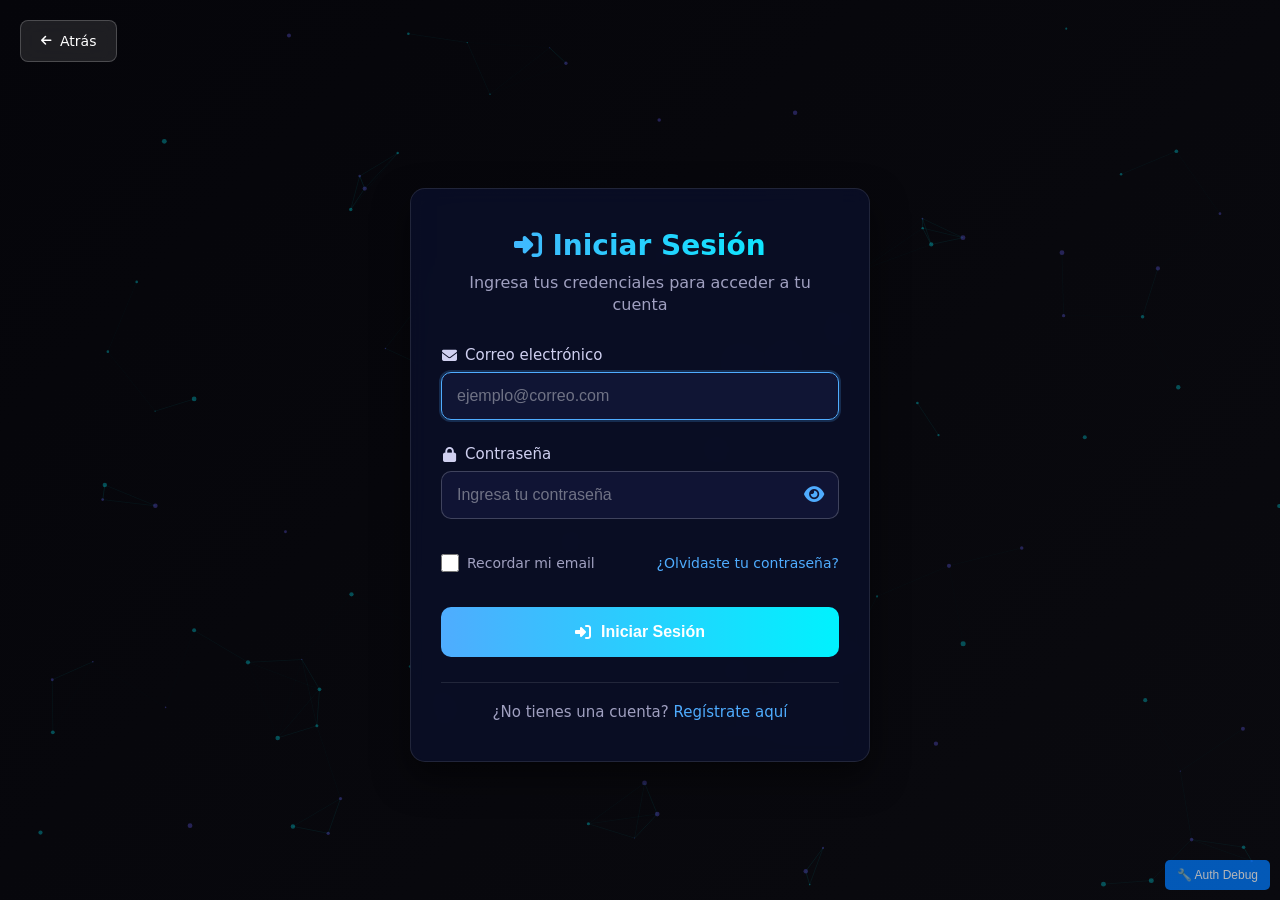
<file: sesion.html>
<!-- sesion.html - VERSIÓN SIMPLIFICADA -->
<!DOCTYPE html>
<html lang="es">

<head>
    <meta charset="UTF-8">
    <meta name="viewport" content="width=device-width, initial-scale=1.0">
    <title>Iniciar Sesión | RespuestosWeb</title>
    <link rel="stylesheet" href="css/particulasfondo.css">
    <link rel="stylesheet" href="css/sesion.css">
    <link rel="stylesheet" href="https://cdnjs.cloudflare.com/ajax/libs/font-awesome/6.4.0/css/all.min.css">
</head>

<body>

    <a href="javascript:history.back()" class="back-button">
        <i class="fas fa-arrow-left"></i> Atrás
    </a>

    <div class="container">
        <div class="form-container">
            <div class="form-header">
                <h1><i class="fas fa-sign-in-alt"></i> Iniciar Sesión</h1>
                <p>Ingresa tus credenciales para acceder a tu cuenta</p>
            </div>

            <form id="loginForm">
                <!-- Email -->
                <div class="form-group">
                    <label for="email"><i class="fas fa-envelope"></i> Correo electrónico</label>
                    <input type="email" id="email" placeholder="ejemplo@correo.com" required>
                    <div class="error-message" id="emailError"></div>
                </div>

                <!-- Contraseña -->
                <div class="form-group">
                    <label for="password"><i class="fas fa-lock"></i> Contraseña</label>
                    <div class="password-container">
                        <input type="password" id="password" placeholder="Ingresa tu contraseña" required>
                        <button type="button" class="show-password" id="showPassword">
                            <i class="fas fa-eye"></i>
                        </button>
                    </div>
                    <div class="error-message" id="passwordError"></div>
                </div>

                <!-- Opciones adicionales -->
                <div class="login-options">
                    <div class="remember-me">
                        <input type="checkbox" id="rememberMe">
                        <label for="rememberMe">Recordar mi email</label>
                    </div>
                    <a href="recuperar-password.html" class="forgot-password">
                        ¿Olvidaste tu contraseña?
                    </a>
                </div>

                <!-- Botón de iniciar sesión -->
                <div class="form-actions">
                    <button type="submit" class="submit-btn" id="submitBtn">
                        <i class="fas fa-sign-in-alt"></i> Iniciar Sesión
                    </button>
                </div>
            </form>

            <!-- Enlace a registro -->
            <div class="register-link">
                ¿No tienes una cuenta? <a href="registro.html">Regístrate aquí</a>
            </div>
        </div>
    </div>

    <script src="js/particulasfondo.js"></script>
    <script src="js/sesion.js"></script>
    <script src="js/auth-check.js"></script>
</body>

</html>
</file>
<file: css/index.css>
/* index.css - Estilos actualizados */

/* ===== VARIABLES ===== */
:root {
    --primary: #6c63ff;
    --secondary: #00f3ff;
    --dark-bg: #0a0a0f;
    --darker-bg: #05050a;
    --text: #ffffff;
    --text-secondary: #a0a0c0;
}

/* ===== ESTILOS EXISTENTES (mantén todo lo que ya tienes) ===== */

/* ... tus estilos existentes ... */

/* ===== NUEVAS SECCIONES PARA INDEX.HTML ===== */

/* Hero Section Mejorada */
.hero-section {
    min-height: calc(100vh - 80px);
    display: flex;
    align-items: center;
    justify-content: center;
    padding: 4rem 2rem;
    text-align: center;
    position: relative;
    overflow: hidden;
}

.hero-content {
    max-width: 800px;
    position: relative;
    z-index: 2;
}

.hero-title {
    font-size: 3.5rem;
    margin-bottom: 1.5rem;
    line-height: 1.2;
    font-weight: 800;
}

.gradient-text {
    background: linear-gradient(90deg, var(--primary), var(--secondary));
    -webkit-background-clip: text;
    background-clip: text;
    -webkit-text-fill-color: transparent;
    background-size: 200% auto;
    animation: gradient 3s ease-in-out infinite;
}

@keyframes gradient {
    0%, 100% {
        background-position: 0% 50%;
    }
    50% {
        background-position: 100% 50%;
    }
}

.hero-subtitle {
    font-size: 1.3rem;
    color: var(--text-secondary);
    margin-bottom: 2.5rem;
    line-height: 1.6;
    max-width: 600px;
    margin-left: auto;
    margin-right: auto;
}

.hero-buttons {
    display: flex;
    gap: 20px;
    justify-content: center;
    flex-wrap: wrap;
}

.hero-btn {
    display: inline-flex;
    align-items: center;
    gap: 10px;
    padding: 16px 32px;
    background: linear-gradient(90deg, var(--primary), var(--secondary));
    color: var(--dark-bg);
    text-decoration: none;
    font-weight: 600;
    font-size: 1.1rem;
    border-radius: 12px;
    transition: all 0.3s ease;
    border: none;
    cursor: pointer;
    box-shadow: 0 5px 20px rgba(108, 99, 255, 0.3);
}

.hero-btn.secondary {
    background: transparent;
    color: var(--secondary);
    border: 2px solid var(--secondary);
    box-shadow: none;
}

.hero-btn:hover {
    transform: translateY(-5px);
    box-shadow: 0 10px 30px rgba(108, 99, 255, 0.5);
}

.hero-btn.secondary:hover {
    background: rgba(0, 243, 255, 0.1);
    box-shadow: 0 10px 30px rgba(0, 243, 255, 0.3);
}

/* Features Section */
.features-section {
    padding: 6rem 2rem;
    background: rgba(255, 255, 255, 0.02);
}

.features-section h2 {
    text-align: center;
    font-size: 2.5rem;
    margin-bottom: 4rem;
    color: var(--text);
}

.features-grid {
    display: grid;
    grid-template-columns: repeat(auto-fit, minmax(250px, 1fr));
    gap: 30px;
    max-width: 1200px;
    margin: 0 auto;
}

.feature-card {
    background: rgba(255, 255, 255, 0.05);
    backdrop-filter: blur(10px);
    border-radius: 15px;
    padding: 2rem;
    text-align: center;
    border: 1px solid rgba(255, 255, 255, 0.1);
    transition: all 0.3s ease;
}

.feature-card:hover {
    transform: translateY(-10px);
    border-color: rgba(108, 99, 255, 0.3);
    box-shadow: 0 15px 30px rgba(0, 0, 0, 0.2);
}

.feature-icon {
    font-size: 3rem;
    margin-bottom: 1.5rem;
    display: inline-block;
}

.feature-card h3 {
    color: var(--secondary);
    margin-bottom: 1rem;
    font-size: 1.3rem;
}

.feature-card p {
    color: var(--text-secondary);
    line-height: 1.6;
}

/* Brands Section */
.brands-section {
    padding: 6rem 2rem;
}

.brands-section h2 {
    text-align: center;
    font-size: 2.5rem;
    margin-bottom: 4rem;
    color: var(--text);
}

.brands-grid {
    display: grid;
    grid-template-columns: repeat(auto-fit, minmax(200px, 1fr));
    gap: 20px;
    max-width: 1200px;
    margin: 0 auto;
}

.brand-item {
    background: rgba(255, 255, 255, 0.05);
    backdrop-filter: blur(10px);
    border-radius: 12px;
    padding: 2rem;
    display: flex;
    flex-direction: column;
    align-items: center;
    justify-content: center;
    gap: 15px;
    border: 1px solid rgba(255, 255, 255, 0.1);
    transition: all 0.3s ease;
}

.brand-item:hover {
    transform: translateY(-5px);
    border-color: rgba(108, 99, 255, 0.3);
    box-shadow: 0 10px 25px rgba(108, 99, 255, 0.2);
}

.brand-item i {
    font-size: 2.5rem;
    color: var(--primary);
}

.brand-item span {
    color: var(--text);
    font-weight: 600;
    font-size: 1.2rem;
}

/* Footer Mejorado */
.footer {
    background: rgba(10, 10, 20, 0.95);
    backdrop-filter: blur(10px);
    border-top: 1px solid rgba(108, 99, 255, 0.2);
    padding: 3rem 2rem 1rem;
}

.footer-content {
    display: grid;
    grid-template-columns: repeat(auto-fit, minmax(250px, 1fr));
    gap: 40px;
    max-width: 1200px;
    margin: 0 auto 3rem;
}

.footer-section h3 {
    color: var(--secondary);
    margin-bottom: 1.5rem;
    font-size: 1.3rem;
}

.footer-section p {
    color: var(--text-secondary);
    margin-bottom: 10px;
    line-height: 1.6;
}

.footer-section a {
    display: block;
    color: var(--text-secondary);
    text-decoration: none;
    margin-bottom: 8px;
    transition: color 0.3s;
}

.footer-section a:hover {
    color: var(--secondary);
}

.footer-copyright {
    text-align: center;
    color: var(--text-secondary);
    padding-top: 2rem;
    border-top: 1px solid rgba(255, 255, 255, 0.1);
}

/* Responsive */
@media (max-width: 768px) {
    .hero-title {
        font-size: 2.5rem;
    }
    
    .hero-subtitle {
        font-size: 1.1rem;
    }
    
    .hero-buttons {
        flex-direction: column;
        align-items: center;
    }
    
    .hero-btn {
        width: 100%;
        max-width: 300px;
        justify-content: center;
    }
    
    .features-section h2,
    .brands-section h2 {
        font-size: 2rem;
    }
    
    .feature-card {
        padding: 1.5rem;
    }
    
    .brands-grid {
        grid-template-columns: repeat(2, 1fr);
    }
}

@media (max-width: 480px) {
    .hero-title {
        font-size: 2rem;
    }
    
    .brands-grid {
        grid-template-columns: 1fr;
    }
    
    .footer-content {
        grid-template-columns: 1fr;
    }
}
</file>
<file: css/navbar.css>
:root {
    --primary-color: #6c63ff;
    --secondary-color: #00f3ff;
    --text-color: #ffffff;
    --bg-color: rgba(10, 10, 20, 0.9);
    --hover-color: #8a84ff;
}

/* Navbar principal */
.navbar {
    position: fixed;
    top: 0;
    left: 0;
    width: 100%;
    background: var(--bg-color);
    backdrop-filter: blur(10px);
    -webkit-backdrop-filter: blur(10px);
    border-bottom: 1px solid rgba(108, 99, 255, 0.2);
    z-index: 1000;
    padding: 1rem 0;
    transition: all 0.3s ease;
}

.navbar.scrolled {
    background: rgba(10, 10, 20, 0.95);
    box-shadow: 0 5px 20px rgba(0, 0, 0, 0.3);
}

.navbar-container {
    max-width: 1200px;
    margin: 0 auto;
    padding: 0 2rem;
    display: flex;
    justify-content: space-between;
    align-items: center;
}

/* Logo */
.navbar-logo a {
    display: flex;
    align-items: center;
    gap: 0.75rem;
    text-decoration: none;
    color: var(--text-color);
    font-size: 1.5rem;
    font-weight: 600;
    letter-spacing: 0.5px;
    transition: all 0.3s ease;
}

.navbar-logo a:hover {
    color: var(--secondary-color);
}

.navbar-logo svg {
    filter: drop-shadow(0 0 8px rgba(108, 99, 255, 0.5));
    transition: all 0.3s ease;
}

.navbar-logo a:hover svg {
    transform: rotate(15deg);
    filter: drop-shadow(0 0 12px rgba(0, 243, 255, 0.7));
}

/* Menú de navegación */
.navbar-menu {
    display: flex;
    list-style: none;
    gap: 2.5rem;
    margin: 0;
    padding: 0;
}

.nav-link {
    color: var(--text-color);
    text-decoration: none;
    font-size: 1rem;
    font-weight: 500;
    letter-spacing: 0.3px;
    padding: 0.5rem 0;
    position: relative;
    transition: all 0.3s ease;
    opacity: 0.9;
}

.nav-link:hover {
    color: var(--secondary-color);
    opacity: 1;
}

.nav-link::after {
    content: '';
    position: absolute;
    bottom: 0;
    left: 0;
    width: 0;
    height: 2px;
    background: linear-gradient(90deg, var(--primary-color), var(--secondary-color));
    transition: width 0.3s ease;
}

.nav-link:hover::after {
    width: 100%;
}

.nav-link.active {
    color: var(--secondary-color);
    opacity: 1;
}

.nav-link.active::after {
    width: 100%;
}

/* Botones de acción */
.navbar-actions {
    display: flex;
    gap: 1rem;
    align-items: center;
}

.btn {
    padding: 0.6rem 1.8rem;
    border-radius: 30px;
    font-weight: 500;
    font-size: 0.95rem;
    cursor: pointer;
    transition: all 0.3s ease;
    letter-spacing: 0.5px;
    border: none;
    position: relative;
    overflow: hidden;
}

.btn-login {
    background: transparent;
    color: var(--text-color);
    border: 2px solid var(--primary-color);
}

.btn-login:hover {
    background: var(--primary-color);
    color: white;
    box-shadow: 0 0 20px rgba(108, 99, 255, 0.4);
    transform: translateY(-2px);
}

.btn-signup {
    background: linear-gradient(90deg, var(--primary-color), var(--secondary-color));
    color: white;
}

.btn-signup:hover {
    transform: translateY(-2px);
    box-shadow: 0 5px 20px rgba(108, 99, 255, 0.4);
}

/* Botón hamburguesa para móviles */
.navbar-toggle {
    display: none;
    flex-direction: column;
    justify-content: space-between;
    width: 30px;
    height: 21px;
    background: transparent;
    border: none;
    cursor: pointer;
    padding: 0;
    z-index: 1001;
}

.navbar-toggle span {
    display: block;
    width: 100%;
    height: 3px;
    background: linear-gradient(90deg, var(--primary-color), var(--secondary-color));
    border-radius: 3px;
    transition: all 0.3s ease;
}

.navbar-toggle.active span:nth-child(1) {
    transform: rotate(45deg) translate(6px, 6px);
}

.navbar-toggle.active span:nth-child(2) {
    opacity: 0;
}

.navbar-toggle.active span:nth-child(3) {
    transform: rotate(-45deg) translate(6px, -6px);
}

/* Responsive */
@media (max-width: 992px) {
    .navbar-menu {
        gap: 1.5rem;
    }

    .btn {
        padding: 0.5rem 1.2rem;
        font-size: 0.9rem;
    }
}

@media (max-width: 768px) {
    .navbar-toggle {
        display: flex;
    }

    .navbar-menu {
        position: fixed;
        top: 70px;
        left: 0;
        width: 100%;
        flex-direction: column;
        align-items: center;
        background: rgba(10, 10, 20, 0.95);
        backdrop-filter: blur(15px);
        -webkit-backdrop-filter: blur(15px);
        padding: 2rem 0;
        gap: 1.5rem;
        transform: translateY(-100%);
        opacity: 0;
        visibility: hidden;
        transition: all 0.3s ease;
        border-bottom: 1px solid rgba(108, 99, 255, 0.2);
    }

    .navbar-menu.active {
        transform: translateY(0);
        opacity: 1;
        visibility: visible;
    }

    .navbar-actions {
        display: none;
    }

    .nav-link {
        font-size: 1.1rem;
        padding: 0.8rem 0;
    }
}






.cart-icon-container {
    position: relative;
    margin-right: 1rem;
    margin-left: 0.5rem;
}

.cart-link {
    color: #ffffff;
    font-size: 1.5rem;
    text-decoration: none;
    display: flex;
    align-items: center;
    justify-content: center;
    width: 40px;
    height: 40px;
    border-radius: 50%;
    background: rgba(255, 255, 255, 0.1);
    transition: all 0.3s ease;
    position: relative;
}

.cart-link:hover {
    color: #00f3ff;
    background: rgba(0, 243, 255, 0.1);
    transform: translateY(-2px);
    box-shadow: 0 5px 15px rgba(0, 243, 255, 0.2);
}

.cart-link:active {
    transform: translateY(0);
}

.cart-count {
    position: absolute;
    top: -5px;
    right: -5px;
    background: linear-gradient(135deg, #ff6b6b, #ff4757);
    color: white;
    font-size: 0.75rem;
    width: 22px;
    height: 22px;
    border-radius: 50%;
    display: flex;
    align-items: center;
    justify-content: center;
    font-weight: bold;
    box-shadow: 0 3px 10px rgba(255, 107, 107, 0.4);
    animation: pulse 2s infinite;
    border: 2px solid rgba(255, 255, 255, 0.9);
}

/* Animación de pulso para cuando hay items en el carrito */
@keyframes pulse {
    0% {
        transform: scale(1);
        box-shadow: 0 3px 10px rgba(255, 107, 107, 0.4);
    }
    50% {
        transform: scale(1.1);
        box-shadow: 0 5px 15px rgba(255, 107, 107, 0.6);
    }
    100% {
        transform: scale(1);
        box-shadow: 0 3px 10px rgba(255, 107, 107, 0.4);
    }
}

/* Cuando el carrito está vacío */
.cart-count:empty,
.cart-count[data-count="0"] {
    display: none;
}

/* Efecto cuando se añade un producto */
.cart-count.added {
    animation: bounce 0.5s ease;
}

@keyframes bounce {
    0%, 100% {
        transform: scale(1);
    }
    50% {
        transform: scale(1.3);
    }
}

/* Versión más pequeña para móviles */
@media (max-width: 768px) {
    .cart-icon-container {
        margin-right: 0.5rem;
        margin-left: 0;
    }
    
    .cart-link {
        width: 36px;
        height: 36px;
        font-size: 1.3rem;
    }
    
    .cart-count {
        width: 20px;
        height: 20px;
        font-size: 0.7rem;
        top: -4px;
        right: -4px;
    }
}

/* Versión para cuando hay muchos items */
.cart-count.high-count {
    font-size: 0.65rem;
    width: 24px;
    height: 24px;
    animation: pulseFast 1.5s infinite;
}

@keyframes pulseFast {
    0%, 100% {
        transform: scale(1);
    }
    50% {
        transform: scale(1.15);
    }
}

/* Efecto de notificación para nuevos items */
.cart-count.new-item {
    animation: newItem 0.8s ease-out;
}

@keyframes newItem {
    0% {
        transform: scale(0);
        opacity: 0;
    }
    70% {
        transform: scale(1.4);
        opacity: 1;
    }
    100% {
        transform: scale(1);
        opacity: 1;
    }
}

/* Tooltip para el carrito */
.cart-link::after {
    content: "Ver carrito";
    position: absolute;
    bottom: -30px;
    left: 50%;
    transform: translateX(-50%) translateY(10px);
    background: rgba(0, 0, 0, 0.8);
    color: white;
    padding: 5px 10px;
    border-radius: 5px;
    font-size: 0.8rem;
    white-space: nowrap;
    opacity: 0;
    visibility: hidden;
    transition: all 0.3s ease;
    z-index: 1000;
    pointer-events: none;
}

.cart-link:hover::after {
    opacity: 1;
    visibility: visible;
    transform: translateX(-50%) translateY(0);
}

/* Estilo cuando el usuario está logueado */
.user-info + .cart-icon-container {
    margin-right: 0.5rem;
}

/* Para dark theme */
.dark-theme .cart-link {
    background: rgba(255, 255, 255, 0.05);
}

.dark-theme .cart-link:hover {
    background: rgba(255, 255, 255, 0.1);
}

/* Para light theme (si lo necesitas) */
.light-theme .cart-link {
    color: #333;
    background: rgba(0, 0, 0, 0.05);
}

.light-theme .cart-link:hover {
    color: #6c63ff;
    background: rgba(108, 99, 255, 0.1);
}

.light-theme .cart-count {
    border-color: white;
}
</file>
<file: css/particulasfondo.css>
/* ===== VARIABLES FUTURISTAS ===== */
:root {
    --primary: #00f3ff;
    --primary-dark: #00b8c9;
    --secondary: #6c63ff;
    --dark-bg: #0a0a0f;
    --darker-bg: #05050a;
    --surface: rgba(20, 20, 30, 0.9);
    --text: #ffffff;
    --text-secondary: #a0a0c0;
    --accent: #ff4d8d;
    --glow: rgba(0, 243, 255, 0.1);
    --border-glow: rgba(108, 99, 255, 0.3);
    --transition: all 0.4s cubic-bezier(0.175, 0.885, 0.32, 1.1);
}

/* ===== RESET Y ESTILOS BASE ===== */
* {
    margin: 0;
    padding: 0;
    box-sizing: border-box;
}

body {
    background: linear-gradient(135deg, var(--darker-bg) 0%, var(--dark-bg) 100%);
    min-height: 100vh;
    font-family: 'Exo 2', 'Segoe UI', system-ui, -apple-system, sans-serif;
    color: var(--text);
    overflow-x: hidden;
}

/* ===== CONTENIDO PRINCIPAL ===== */
.main-content {
    margin-top: 80px;
    padding: 2rem;
}

.hero {
    min-height: calc(100vh - 80px);
    display: flex;
    align-items: center;
    justify-content: center;
    text-align: center;
    padding: 2rem;
}

.hero-content {
    max-width: 800px;
}

.hero-title {
    font-family: 'Orbitron', sans-serif;
    font-size: 3.5rem;
    font-weight: 900;
    margin-bottom: 1.5rem;
    letter-spacing: 1px;
}

.gradient-text {
    background: linear-gradient(90deg, var(--primary), var(--secondary));
    -webkit-background-clip: text;
    background-clip: text;
    -webkit-text-fill-color: transparent;
    font-weight: 900;
}

.hero-subtitle {
    font-size: 1.3rem;
    color: var(--text-secondary);
    margin-bottom: 2.5rem;
    line-height: 1.6;
}

.hero-btn {
    display: inline-block;
    padding: 16px 40px;
    background: linear-gradient(135deg, var(--primary), var(--secondary));
    color: var(--dark-bg);
    text-decoration: none;
    font-family: 'Exo 2', sans-serif;
    font-weight: 700;
    font-size: 1.1rem;
    border-radius: 10px;
    letter-spacing: 1px;
    text-transform: uppercase;
    transition: var(--transition);
    border: none;
    cursor: pointer;
    box-shadow: 0 5px 20px rgba(108, 99, 255, 0.3);
}

.hero-btn:hover {
    transform: translateY(-3px) scale(1.05);
    box-shadow: 0 10px 30px rgba(108, 99, 255, 0.5);
}

/* ===== RESPONSIVE PARA CONTENIDO ===== */
@media (max-width: 1024px) {
    .hero-title {
        font-size: 2.8rem;
    }
}

@media (max-width: 768px) {
    .hero-title {
        font-size: 2.2rem;
    }
    
    .hero-subtitle {
        font-size: 1.1rem;
    }
}

/* ===== ANIMACIONES GENERALES ===== */
@keyframes pulse {
    0% { opacity: 1; }
    50% { opacity: 0.7; }
    100% { opacity: 1; }
}
</file>
<file: css/accesorios.css>
/* accesorios.css - Estilos específicos para la página de accesorios */

.accesorios-container {
    max-width: 1400px;
    margin: 100px auto 50px;
    padding: 20px;
}

.accesorios-header {
    text-align: center;
    margin-bottom: 40px;
}

.accesorios-title {
    font-size: 2.8rem;
    color: #ffffff;
    margin-bottom: 15px;
    background: linear-gradient(90deg, #00f3ff, #6c63ff);
    -webkit-background-clip: text;
    background-clip: text;
    color: transparent;
    display: flex;
    align-items: center;
    justify-content: center;
    gap: 15px;
}

.accesorios-title i {
    font-size: 2.5rem;
}

.accesorios-subtitle {
    color: #a0a0c0;
    font-size: 1.2rem;
    max-width: 600px;
    margin: 0 auto;
    line-height: 1.6;
}

/* Filtros por categoría */
.categorias-filtros {
    background: rgba(255, 255, 255, 0.1);
    backdrop-filter: blur(10px);
    border-radius: 15px;
    padding: 25px;
    margin-bottom: 40px;
    border: 1px solid rgba(255, 255, 255, 0.2);
}

.categorias-filtros h2 {
    color: #ffffff;
    margin-bottom: 20px;
    text-align: center;
    font-size: 1.5rem;
}

.filtros-container {
    display: flex;
    flex-wrap: wrap;
    justify-content: center;
    gap: 12px;
}

.filtro-btn {
    padding: 12px 24px;
    border: 2px solid rgba(108, 99, 255, 0.3);
    background: rgba(20, 25, 60, 0.7);
    color: #d0d0f0;
    border-radius: 25px;
    font-size: 1rem;
    font-weight: 500;
    cursor: pointer;
    transition: all 0.3s ease;
}

.filtro-btn:hover {
    background: rgba(108, 99, 255, 0.2);
    border-color: #6c63ff;
    transform: translateY(-2px);
}

.filtro-btn.active {
    background: linear-gradient(90deg, #6c63ff, #00f3ff);
    color: white;
    border-color: transparent;
    box-shadow: 0 5px 15px rgba(108, 99, 255, 0.3);
}

/* Grid de accesorios */
.accesorios-grid {
    display: grid;
    grid-template-columns: repeat(auto-fill, minmax(300px, 1fr));
    gap: 30px;
    margin-top: 30px;
}

.accesorio-card {
    background: rgba(255, 255, 255, 0.05);
    backdrop-filter: blur(10px);
    border-radius: 15px;
    overflow: hidden;
    transition: all 0.3s ease;
    border: 1px solid rgba(255, 255, 255, 0.1);
    min-height: 450px;
    display: flex;
    flex-direction: column;
}

.accesorio-card:hover {
    transform: translateY(-10px);
    box-shadow: 0 15px 30px rgba(0, 0, 0, 0.3);
    border-color: rgba(108, 99, 255, 0.3);
}

.accesorio-imagen {
    position: relative;
    height: 200px;
    overflow: hidden;
}

.accesorio-imagen img {
    width: 100%;
    height: 100%;
    object-fit: cover;
    transition: transform 0.5s ease;
}

.accesorio-card:hover .accesorio-imagen img {
    transform: scale(1.1);
}

.accesorio-overlay {
    position: absolute;
    top: 0;
    left: 0;
    right: 0;
    bottom: 0;
    background: rgba(0, 0, 0, 0.7);
    display: flex;
    align-items: center;
    justify-content: center;
    opacity: 0;
    transition: opacity 0.3s ease;
}

.accesorio-card:hover .accesorio-overlay {
    opacity: 1;
}

.quick-view {
    padding: 10px 20px;
    background: linear-gradient(90deg, #6c63ff, #00f3ff);
    color: white;
    border: none;
    border-radius: 20px;
    cursor: pointer;
    font-weight: 500;
    transition: transform 0.3s ease;
}

.quick-view:hover {
    transform: scale(1.1);
}

.accesorio-info {
    padding: 20px;
    flex-grow: 1;
    display: flex;
    flex-direction: column;
}

.accesorio-categoria {
    color: #6c63ff;
    font-size: 0.9rem;
    font-weight: 600;
    margin-bottom: 8px;
    text-transform: uppercase;
    letter-spacing: 1px;
}

.accesorio-nombre {
    color: #ffffff;
    font-size: 1.2rem;
    margin-bottom: 10px;
    line-height: 1.4;
}

.accesorio-descripcion {
    color: #a0a0c0;
    font-size: 0.95rem;
    margin-bottom: 15px;
    line-height: 1.5;
    flex-grow: 1;
}

.accesorio-precio {
    color: #00f3ff;
    font-size: 1.5rem;
    font-weight: 700;
    margin-bottom: 15px;
}

.btn-agregar-carrito {
    width: 100%;
    padding: 12px;
    background: linear-gradient(90deg, #6c63ff, #00f3ff);
    color: white;
    border: none;
    border-radius: 8px;
    font-size: 1rem;
    font-weight: 600;
    cursor: pointer;
    transition: all 0.3s ease;
    display: flex;
    align-items: center;
    justify-content: center;
    gap: 8px;
}

.btn-agregar-carrito:hover {
    transform: translateY(-3px);
    box-shadow: 0 7px 15px rgba(108, 99, 255, 0.4);
}

/* Modal para vista rápida */
.modal-accesorio {
    display: none;
    position: fixed;
    top: 0;
    left: 0;
    width: 100%;
    height: 100%;
    background: rgba(0, 0, 0, 0.9);
    z-index: 2000;
    align-items: center;
    justify-content: center;
}

.modal-accesorio.active {
    display: flex;
}

.modal-content {
    background: rgba(10, 15, 40, 0.95);
    border-radius: 15px;
    padding: 30px;
    max-width: 500px;
    width: 90%;
    border: 1px solid rgba(108, 99, 255, 0.3);
}

.modal-close {
    position: absolute;
    top: 15px;
    right: 15px;
    background: none;
    border: none;
    color: white;
    font-size: 24px;
    cursor: pointer;
}

/* Responsive */
@media (max-width: 768px) {
    .accesorios-container {
        padding: 15px;
        margin-top: 80px;
    }
    
    .accesorios-title {
        font-size: 2.2rem;
        flex-direction: column;
        gap: 10px;
    }
    
    .filtros-container {
        gap: 8px;
    }
    
    .filtro-btn {
        padding: 10px 16px;
        font-size: 0.9rem;
    }
    
    .accesorios-grid {
        grid-template-columns: repeat(auto-fill, minmax(250px, 1fr));
        gap: 20px;
    }
}

@media (max-width: 480px) {
    .accesorios-grid {
        grid-template-columns: 1fr;
    }
    
    .categorias-filtros {
        padding: 15px;
    }
    
    .filtros-container {
        flex-direction: column;
    }
    
    .filtro-btn {
        width: 100%;
        text-align: center;
    }
}
</file>
<file: css/carrito.css>
/* carrito.css - Estilos específicos para la página del carrito */

.carrito-container {
    max-width: 1200px;
    margin: 100px auto 50px;
    padding: 20px;
    background: rgba(255, 255, 255, 0.95);
    border-radius: 15px;
    box-shadow: 0 10px 30px rgba(0, 0, 0, 0.1);
}

.carrito-header {
    display: flex;
    justify-content: space-between;
    align-items: center;
    margin-bottom: 30px;
    padding-bottom: 20px;
    border-bottom: 2px solid #eee;
}

.carrito-title {
    font-size: 2.5rem;
    color: #2c3e50;
    margin: 0;
}

.carrito-title i {
    margin-right: 10px;
    color: #3498db;
}

.carrito-estado {
    font-size: 1.1rem;
    color: #7f8c8d;
    background: #f8f9fa;
    padding: 8px 15px;
    border-radius: 20px;
}

.carrito-vacio {
    text-align: center;
    padding: 50px;
    display: none;
}

.carrito-vacio i {
    font-size: 4rem;
    color: #95a5a6;
    margin-bottom: 20px;
}

.carrito-vacio h2 {
    color: #7f8c8d;
    margin-bottom: 15px;
    font-size: 2rem;
}

.carrito-vacio p {
    color: #95a5a6;
    margin-bottom: 25px;
    font-size: 1.1rem;
}

.btn-volver {
    display: inline-block;
    padding: 12px 30px;
    background: linear-gradient(135deg, #667eea 0%, #764ba2 100%);
    color: white;
    text-decoration: none;
    border-radius: 25px;
    font-weight: bold;
    transition: all 0.3s ease;
    font-size: 1.1rem;
}

.btn-volver:hover {
    transform: translateY(-3px);
    box-shadow: 0 10px 20px rgba(102, 126, 234, 0.3);
}

.carrito-contenido {
    display: none;
}

.carrito-items {
    margin-bottom: 30px;
}

.carrito-item {
    display: flex;
    align-items: center;
    padding: 20px;
    background: white;
    border-radius: 10px;
    margin-bottom: 15px;
    box-shadow: 0 5px 15px rgba(0, 0, 0, 0.05);
    transition: transform 0.3s ease;
    position: relative;
}

.carrito-item:hover {
    transform: translateY(-5px);
    box-shadow: 0 10px 25px rgba(0, 0, 0, 0.1);
}

.carrito-item-imagen {
    width: 120px;
    height: 120px;
    margin-right: 20px;
    flex-shrink: 0;
}

.carrito-item-imagen img {
    width: 100%;
    height: 100%;
    object-fit: cover;
    border-radius: 8px;
}

.carrito-item-info {
    flex: 1;
    min-width: 200px;
}

.carrito-item-nombre {
    font-size: 1.2rem;
    color: #2c3e50;
    margin: 0 0 8px 0;
    font-weight: 600;
}

.carrito-item-precio {
    color: #3498db;
    font-weight: bold;
    font-size: 1.1rem;
    margin-bottom: 10px;
}

.carrito-item-cantidad {
    display: flex;
    align-items: center;
    gap: 10px;
}

.cantidad-btn {
    width: 35px;
    height: 35px;
    border: none;
    background: #f8f9fa;
    border-radius: 50%;
    cursor: pointer;
    display: flex;
    align-items: center;
    justify-content: center;
    font-size: 18px;
    color: #2c3e50;
    transition: all 0.3s ease;
}

.cantidad-btn:hover {
    background: #e9ecef;
    transform: scale(1.1);
}

.cantidad-value {
    min-width: 40px;
    text-align: center;
    font-weight: bold;
    font-size: 1.1rem;
    color: #2c3e50;
}

.carrito-item-subtotal {
    font-size: 1.2rem;
    font-weight: bold;
    color: #2c3e50;
    margin: 0 20px;
    min-width: 100px;
    text-align: right;
}

.carrito-item-eliminar {
    background: #e74c3c;
    color: white;
    border: none;
    width: 40px;
    height: 40px;
    border-radius: 50%;
    cursor: pointer;
    display: flex;
    align-items: center;
    justify-content: center;
    transition: all 0.3s ease;
    flex-shrink: 0;
}

.carrito-item-eliminar:hover {
    background: #c0392b;
    transform: rotate(90deg);
}

.carrito-resumen {
    background: white;
    padding: 25px;
    border-radius: 10px;
    box-shadow: 0 5px 15px rgba(0, 0, 0, 0.05);
}

.resumen-titulo {
    font-size: 1.5rem;
    color: #2c3e50;
    margin: 0 0 20px 0;
    padding-bottom: 15px;
    border-bottom: 2px solid #eee;
    font-weight: 600;
}

.resumen-detalle {
    margin-bottom: 20px;
}

.resumen-fila {
    display: flex;
    justify-content: space-between;
    margin-bottom: 15px;
    padding: 10px 0;
    border-bottom: 1px dashed #eee;
}

.resumen-etiqueta {
    color: #7f8c8d;
    font-size: 1.1rem;
}

.resumen-valor {
    font-weight: bold;
    color: #2c3e50;
    font-size: 1.1rem;
}

.resumen-total {
    display: flex;
    justify-content: space-between;
    font-size: 1.3rem;
    font-weight: bold;
    color: #2c3e50;
    padding: 15px 0;
    border-top: 2px solid #eee;
    margin-top: 15px;
}

.carrito-acciones {
    display: flex;
    justify-content: space-between;
    margin-top: 30px;
    gap: 20px;
}

.btn-vaciar {
    padding: 12px 25px;
    background: #95a5a6;
    color: white;
    border: none;
    border-radius: 25px;
    font-weight: bold;
    cursor: pointer;
    transition: all 0.3s ease;
    display: flex;
    align-items: center;
    gap: 8px;
    font-size: 1rem;
    flex: 1;
    justify-content: center;
}

.btn-vaciar:hover {
    background: #7f8c8d;
    transform: translateY(-3px);
}

.btn-pagar {
    padding: 15px 40px;
    background: linear-gradient(135deg, #2ecc71 0%, #27ae60 100%);
    color: white;
    border: none;
    border-radius: 25px;
    font-weight: bold;
    font-size: 1.1rem;
    cursor: pointer;
    transition: all 0.3s ease;
    display: flex;
    align-items: center;
    gap: 10px;
    flex: 2;
    justify-content: center;
}

.btn-pagar:hover {
    transform: translateY(-3px);
    box-shadow: 0 10px 20px rgba(46, 204, 113, 0.3);
}

/* Responsive */
@media (max-width: 768px) {
    .carrito-container {
        margin: 80px 15px 30px;
        padding: 15px;
    }
    
    .carrito-header {
        flex-direction: column;
        align-items: flex-start;
        gap: 15px;
    }
    
    .carrito-title {
        font-size: 2rem;
    }
    
    .carrito-item {
        flex-wrap: wrap;
        padding: 15px;
    }
    
    .carrito-item-imagen {
        width: 80px;
        height: 80px;
        margin-right: 15px;
    }
    
    .carrito-item-info {
        flex: 2;
        min-width: 150px;
    }
    
    .carrito-item-subtotal {
        margin: 10px 0;
        width: 100%;
        text-align: right;
        order: 4;
    }
    
    .carrito-item-cantidad {
        order: 3;
        width: 100%;
        justify-content: center;
        margin-top: 10px;
    }
    
    .carrito-item-eliminar {
        position: absolute;
        top: 15px;
        right: 15px;
    }
    
    .carrito-acciones {
        flex-direction: column;
    }
    
    .btn-vaciar, .btn-pagar {
        width: 100%;
    }
    
    .btn-pagar {
        padding: 15px 20px;
    }
}

@media (max-width: 480px) {
    .carrito-title {
        font-size: 1.8rem;
    }
    
    .carrito-item {
        flex-direction: column;
        align-items: flex-start;
    }
    
    .carrito-item-imagen {
        width: 100%;
        height: 200px;
        margin-right: 0;
        margin-bottom: 15px;
    }
    
    .carrito-item-info {
        width: 100%;
        margin-bottom: 15px;
    }
    
    .carrito-item-cantidad {
        align-self: center;
    }
    
    .carrito-item-eliminar {
        position: static;
        align-self: center;
        margin-top: 15px;
    }
}
</file>
<file: css/carrito-modal.css>
/* carrito-modal.css - Estilo moderno similar al registro */

/* Fondo del modal */
.m-modal-pago {
    display: none;
    position: fixed;
    top: 0;
    left: 0;
    width: 100%;
    height: 100%;
    background: rgba(0, 0, 0, 0.85);
    backdrop-filter: blur(5px);
    z-index: 2000;
    align-items: center;
    justify-content: center;
    animation: fadeIn 0.3s ease;
}

.m-modal-pago.active {
    display: flex;
}

.m-modal-contenido {
    background: rgba(10, 15, 40, 0.95);
    border-radius: 20px;
    width: 90%;
    max-width: 900px;
    max-height: 90vh;
    overflow-y: auto;
    position: relative;
    border: 1px solid rgba(255, 255, 255, 0.15);
    box-shadow: 0 25px 50px rgba(0, 0, 0, 0.5);
    display: flex;
    flex-direction: row;
    animation: modalSlideIn 0.4s ease;
}

/* Botón cerrar */
.m-modal-close {
    position: absolute;
    top: 20px;
    right: 20px;
    background: rgba(255, 255, 255, 0.1);
    color: white;
    border: none;
    width: 40px;
    height: 40px;
    border-radius: 50%;
    font-size: 24px;
    cursor: pointer;
    display: flex;
    align-items: center;
    justify-content: center;
    transition: all 0.3s ease;
    backdrop-filter: blur(10px);
    border: 1px solid rgba(255, 255, 255, 0.2);
    z-index: 10;
}

.m-modal-close:hover {
    background: rgba(255, 255, 255, 0.2);
    transform: rotate(90deg);
}

/* Paneles */
.m-modal-panel-izquierdo {
    flex: 1;
    padding: 40px;
    background: rgba(20, 25, 60, 0.7);
    border-radius: 20px 0 0 20px;
    display: flex;
    flex-direction: column;
    justify-content: space-between;
}

.m-modal-panel-derecho {
    flex: 1;
    padding: 40px;
    display: flex;
    flex-direction: column;
    justify-content: space-between;
}

/* Header */
.m-modal-header {
    margin-bottom: 30px;
    text-align: center;
}

.m-modal-header h2 {
    font-size: 28px;
    background: linear-gradient(90deg, #4facfe, #00f2fe);
    -webkit-background-clip: text;
    background-clip: text;
    color: transparent;
    display: flex;
    align-items: center;
    justify-content: center;
    gap: 15px;
    margin-bottom: 10px;
}

.m-modal-header i {
    font-size: 24px;
}

/* Oferta especial */
.m-oferta-especial {
    background: linear-gradient(135deg, rgba(79, 172, 254, 0.15), rgba(0, 242, 254, 0.15));
    border-radius: 15px;
    padding: 30px;
    text-align: center;
    border: 1px solid rgba(79, 172, 254, 0.3);
    margin-top: 20px;
}

.m-oferta-icono {
    font-size: 48px;
    margin-bottom: 20px;
    animation: pulse 2s infinite;
}

.m-oferta-titulo {
    color: #4facfe;
    font-size: 22px;
    margin-bottom: 15px;
    font-weight: 600;
}

.m-oferta-descripcion {
    color: #d0d0f0;
    font-size: 16px;
    line-height: 1.5;
    margin-bottom: 15px;
}

.m-oferta-descripcion strong {
    color: #00f2fe;
    font-weight: 600;
}

.m-info-extra {
    background: rgba(0, 0, 0, 0.2);
    padding: 12px;
    border-radius: 8px;
    color: #a0a0c0;
    font-size: 14px;
    display: flex;
    align-items: center;
    justify-content: center;
    gap: 10px;
    margin-top: 15px;
}

.m-info-extra i {
    color: #4facfe;
    font-size: 16px;
}

/* Resumen de compra */
.m-resumen-compra {
    background: rgba(20, 25, 60, 0.7);
    border-radius: 15px;
    padding: 25px;
    margin-bottom: 30px;
    border: 1px solid rgba(255, 255, 255, 0.1);
}

.m-resumen-fila-modal {
    display: flex;
    justify-content: space-between;
    align-items: center;
    padding: 15px 0;
    border-bottom: 1px solid rgba(255, 255, 255, 0.1);
    color: #d0d0f0;
    font-size: 16px;
}

.m-resumen-fila-modal:last-child {
    border-bottom: none;
}

.m-resumen-fila-modal i {
    color: #4facfe;
    width: 20px;
    text-align: center;
    margin-right: 10px;
}

.m-resumen-fila-modal span:last-child {
    font-weight: 600;
    color: #fff;
}

/* Descuento */
.m-resumen-fila-descuento {
    background: rgba(46, 204, 113, 0.15);
    padding: 15px;
    border-radius: 10px;
    margin: 10px 0;
    border-left: 4px solid #27ae60;
    display: none;
    justify-content: space-between;
    align-items: center;
    animation: slideIn 0.3s ease;
}

.m-resumen-fila-descuento.visible {
    display: flex;
}

.m-resumen-fila-descuento span:first-child {
    color: #27ae60;
    font-weight: 600;
    display: flex;
    align-items: center;
    gap: 10px;
}

.m-resumen-fila-descuento span:last-child {
    color: #27ae60;
    font-weight: 600;
}

/* Envío gratis */
.m-envio-gratis {
    background: rgba(79, 172, 254, 0.15);
    padding: 15px;
    border-radius: 10px;
    margin: 10px 0;
    border-left: 4px solid #4facfe;
}

.m-envio-gratis span:last-child {
    color: #27ae60 !important;
    font-weight: bold;
}

/* Total */
.m-resumen-total-modal {
    border-top: 2px solid #4facfe;
    margin-top: 20px;
    padding-top: 20px;
    font-size: 20px;
    background: linear-gradient(90deg, rgba(79, 172, 254, 0.1), transparent);
    border-radius: 10px;
    padding: 20px;
}

.m-resumen-total-modal span:last-child {
    color: #00f2fe !important;
    font-size: 24px;
    font-weight: 700;
}

/* Secciones del modal */
.m-modal-seccion {
    display: none;
    animation: fadeIn 0.5s ease;
}

.m-modal-seccion.active {
    display: block;
}

/* Mensajes de información */
.m-mensaje-info {
    background: rgba(255, 193, 7, 0.15);
    border: 1px solid rgba(255, 193, 7, 0.3);
    border-radius: 10px;
    padding: 20px;
    margin-bottom: 25px;
    display: flex;
    align-items: center;
    gap: 15px;
    color: #ffc107;
    font-size: 16px;
    animation: fadeIn 0.5s ease;
}

.m-mensaje-info i {
    font-size: 22px;
    flex-shrink: 0;
}

.m-mensaje-success {
    background: rgba(46, 204, 113, 0.15);
    border-color: rgba(46, 204, 113, 0.3);
    color: #27ae60;
}

/* Botones */
.m-modal-acciones {
    display: flex;
    gap: 15px;
    margin-bottom: 20px;
}

.m-modal-btn {
    flex: 1;
    padding: 16px 24px;
    border: none;
    border-radius: 12px;
    font-size: 16px;
    font-weight: 600;
    cursor: pointer;
    transition: all 0.3s ease;
    display: flex;
    align-items: center;
    justify-content: center;
    gap: 10px;
}

.m-modal-btn-cancelar {
    background: rgba(255, 255, 255, 0.1);
    color: #fff;
    border: 1px solid rgba(255, 255, 255, 0.2);
}

.m-modal-btn-cancelar:hover {
    background: rgba(255, 255, 255, 0.2);
    transform: translateY(-2px);
}

.m-modal-btn-login {
    background: linear-gradient(90deg, #4facfe, #00f2fe);
    color: white;
}

.m-modal-btn-login:hover {
    transform: translateY(-2px);
    box-shadow: 0 7px 15px rgba(79, 172, 254, 0.4);
}

.m-modal-btn-continuar {
    background: linear-gradient(90deg, #27ae60, #2ecc71);
    color: white;
}

.m-modal-btn-continuar:hover {
    transform: translateY(-2px);
    box-shadow: 0 7px 15px rgba(46, 204, 113, 0.4);
}

/* Enlace de registro */
.m-registro-link {
    text-align: center;
    padding-top: 20px;
    border-top: 1px solid rgba(255, 255, 255, 0.1);
    color: #a0a0c0;
    font-size: 15px;
}

.m-registro-link a {
    color: #4facfe;
    text-decoration: none;
    font-weight: 500;
    transition: color 0.3s;
}

.m-registro-link a:hover {
    color: #00f2fe;
    text-decoration: underline;
}

.m-registro-link p {
    margin: 5px 0;
    display: flex;
    align-items: center;
    justify-content: center;
    gap: 8px;
}

.m-registro-link i {
    color: #4facfe;
}

/* Estilos para las notificaciones del carrito */
.m-notificacion-carrito {
    position: fixed;
    top: 20px;
    right: 20px;
    background: rgba(10, 15, 40, 0.95);
    color: white;
    padding: 16px 24px;
    border-radius: 12px;
    display: flex;
    align-items: center;
    gap: 12px;
    z-index: 3000;
    opacity: 0;
    transform: translateX(100%);
    transition: all 0.3s ease;
    border: 1px solid rgba(255, 255, 255, 0.1);
    box-shadow: 0 8px 25px rgba(0, 0, 0, 0.3);
    backdrop-filter: blur(10px);
    max-width: 350px;
}

.m-notificacion-carrito.show {
    opacity: 1;
    transform: translateX(0);
}

.m-notificacion-carrito i {
    color: #4facfe;
    font-size: 20px;
}

.m-notificacion-carrito span {
    font-size: 15px;
    font-weight: 500;
}

/* Animaciones */
@keyframes fadeIn {
    from {
        opacity: 0;
    }
    to {
        opacity: 1;
    }
}

@keyframes modalSlideIn {
    from {
        opacity: 0;
        transform: translateY(-50px) scale(0.95);
    }
    to {
        opacity: 1;
        transform: translateY(0) scale(1);
    }
}

@keyframes pulse {
    0%, 100% {
        transform: scale(1);
    }
    50% {
        transform: scale(1.1);
    }
}

@keyframes slideIn {
    from {
        opacity: 0;
        transform: translateX(-20px);
    }
    to {
        opacity: 1;
        transform: translateX(0);
    }
}

/* Responsive */
@media (max-width: 768px) {
    .m-modal-contenido {
        flex-direction: column;
        max-height: 95vh;
        width: 95%;
    }
    
    .m-modal-panel-izquierdo,
    .m-modal-panel-derecho {
        padding: 25px;
    }
    
    .m-modal-panel-izquierdo {
        border-radius: 20px 20px 0 0;
    }
    
    .m-modal-header h2 {
        font-size: 24px;
    }
    
    .m-modal-acciones {
        flex-direction: column;
    }
    
    .m-modal-btn {
        width: 100%;
    }
    
    .m-oferta-especial {
        padding: 20px;
    }
    
    .m-oferta-titulo {
        font-size: 20px;
    }
    
    .m-resumen-compra {
        padding: 20px;
    }
    
    .m-resumen-fila-modal {
        font-size: 15px;
        padding: 12px 0;
    }
    
    .m-notificacion-carrito {
        left: 20px;
        right: 20px;
        max-width: none;
        transform: translateY(-100%);
    }
    
    .m-notificacion-carrito.show {
        transform: translateY(0);
    }
}

@media (max-width: 480px) {
    .m-modal-contenido {
        width: 100%;
        border-radius: 0;
        max-height: 100vh;
        height: 100vh;
    }
    
    .m-modal-panel-izquierdo,
    .m-modal-panel-derecho {
        padding: 20px 15px;
    }
    
    .m-modal-header h2 {
        font-size: 20px;
        flex-direction: column;
        gap: 8px;
    }
    
    .m-oferta-icono {
        font-size: 36px;
    }
    
    .m-resumen-total-modal span:last-child {
        font-size: 20px;
    }
    
    .m-modal-close {
        top: 15px;
        right: 15px;
        width: 35px;
        height: 35px;
        font-size: 20px;
    }
}
</file>
<file: css/contacto.css>
/* contacto.css - Estilos específicos para la página de contacto */

.contacto-container {
    max-width: 1200px;
    margin: 100px auto 50px;
    padding: 20px;
}

.contacto-header {
    text-align: center;
    margin-bottom: 50px;
}

.contacto-title {
    font-size: 2.8rem;
    color: #ffffff;
    margin-bottom: 15px;
    background: linear-gradient(90deg, #00f3ff, #6c63ff);
    -webkit-background-clip: text;
    background-clip: text;
    color: transparent;
    display: flex;
    align-items: center;
    justify-content: center;
    gap: 15px;
}

.contacto-title i {
    font-size: 2.5rem;
}

.contacto-subtitle {
    color: #a0a0c0;
    font-size: 1.2rem;
    max-width: 600px;
    margin: 0 auto;
    line-height: 1.6;
}

/* Grid principal */
.contacto-grid {
    display: grid;
    grid-template-columns: 1fr 1.5fr;
    gap: 40px;
    margin-bottom: 60px;
}

@media (max-width: 992px) {
    .contacto-grid {
        grid-template-columns: 1fr;
        gap: 30px;
    }
}

/* Información de contacto */
.info-contacto {
    background: rgba(255, 255, 255, 0.05);
    backdrop-filter: blur(10px);
    border-radius: 15px;
    padding: 30px;
    border: 1px solid rgba(255, 255, 255, 0.1);
}

.info-contacto h2 {
    color: #ffffff;
    margin-bottom: 30px;
    font-size: 1.8rem;
    display: flex;
    align-items: center;
    gap: 10px;
}

.info-contacto h2 i {
    color: #6c63ff;
}

.info-item {
    display: flex;
    align-items: flex-start;
    gap: 20px;
    margin-bottom: 30px;
    padding-bottom: 20px;
    border-bottom: 1px solid rgba(255, 255, 255, 0.1);
}

.info-item:last-child {
    border-bottom: none;
    margin-bottom: 0;
    padding-bottom: 0;
}

.info-icon {
    width: 50px;
    height: 50px;
    background: linear-gradient(135deg, #6c63ff, #00f3ff);
    border-radius: 12px;
    display: flex;
    align-items: center;
    justify-content: center;
    flex-shrink: 0;
}

.info-icon i {
    font-size: 20px;
    color: white;
}

.info-content h3 {
    color: #ffffff;
    margin-bottom: 8px;
    font-size: 1.2rem;
}

.info-content p {
    color: #a0a0c0;
    margin-bottom: 5px;
    line-height: 1.5;
}

.info-horario {
    color: #8888aa !important;
    font-size: 0.9rem;
    font-style: italic;
}

/* Formulario de contacto */
.formulario-contacto {
    background: rgba(255, 255, 255, 0.05);
    backdrop-filter: blur(10px);
    border-radius: 15px;
    padding: 30px;
    border: 1px solid rgba(255, 255, 255, 0.1);
}

.formulario-contacto h2 {
    color: #ffffff;
    margin-bottom: 30px;
    font-size: 1.8rem;
    display: flex;
    align-items: center;
    gap: 10px;
}

.formulario-contacto h2 i {
    color: #00f3ff;
}

#contactForm .form-group {
    margin-bottom: 25px;
}

#contactForm label {
    display: block;
    margin-bottom: 8px;
    color: #d0d0f0;
    font-weight: 500;
    display: flex;
    align-items: center;
    gap: 8px;
}

#contactForm label i {
    width: 16px;
    text-align: center;
}

#contactForm input,
#contactForm select,
#contactForm textarea {
    width: 100%;
    padding: 14px;
    background: rgba(20, 25, 60, 0.7);
    border: 1px solid rgba(255, 255, 255, 0.2);
    border-radius: 8px;
    color: white;
    font-size: 1rem;
    transition: all 0.3s ease;
}

#contactForm input:focus,
#contactForm select:focus,
#contactForm textarea:focus {
    outline: none;
    border-color: #6c63ff;
    box-shadow: 0 0 0 2px rgba(108, 99, 255, 0.2);
}

#contactForm input::placeholder,
#contactForm textarea::placeholder {
    color: rgba(255, 255, 255, 0.4);
}

#contactForm select {
    appearance: none;
    background-image: url("data:image/svg+xml;charset=UTF-8,%3csvg xmlns='http://www.w3.org/2000/svg' viewBox='0 0 24 24' fill='white'%3e%3cpath d='M7 10l5 5 5-5z'/%3e%3c/svg%3e");
    background-repeat: no-repeat;
    background-position: right 15px center;
    background-size: 20px;
    padding-right: 45px;
}

#contactForm select option {
    background: #0a0f28;
    color: white;
}

#contactForm textarea {
    resize: vertical;
    min-height: 120px;
    font-family: inherit;
}

.btn-enviar {
    width: 100%;
    padding: 16px;
    background: linear-gradient(90deg, #6c63ff, #00f3ff);
    color: white;
    border: none;
    border-radius: 8px;
    font-size: 1.1rem;
    font-weight: 600;
    cursor: pointer;
    transition: all 0.3s ease;
    display: flex;
    align-items: center;
    justify-content: center;
    gap: 10px;
}

.btn-enviar:hover {
    transform: translateY(-3px);
    box-shadow: 0 7px 15px rgba(108, 99, 255, 0.4);
}

.btn-enviar:active {
    transform: translateY(-1px);
}

/* Mapa */
.mapa-container {
    background: rgba(255, 255, 255, 0.05);
    backdrop-filter: blur(10px);
    border-radius: 15px;
    padding: 30px;
    border: 1px solid rgba(255, 255, 255, 0.1);
    margin-top: 40px;
}

.mapa-container h2 {
    color: #ffffff;
    margin-bottom: 25px;
    font-size: 1.8rem;
    display: flex;
    align-items: center;
    gap: 10px;
}

.mapa-container h2 i {
    color: #ff6b6b;
}

.mapa-placeholder {
    background: rgba(20, 25, 60, 0.7);
    border-radius: 10px;
    height: 300px;
    display: flex;
    align-items: center;
    justify-content: center;
    border: 2px dashed rgba(255, 255, 255, 0.2);
}

.mapa-mock {
    text-align: center;
    color: #a0a0c0;
}

.mapa-mock i {
    font-size: 60px;
    color: #6c63ff;
    margin-bottom: 20px;
}

.mapa-mock p {
    font-size: 1.1rem;
    margin-bottom: 15px;
}

.mapa-coords {
    display: flex;
    justify-content: center;
    gap: 20px;
    color: #8888aa;
    font-size: 0.9rem;
}

/* Mensajes de éxito/error */
.success-message,
.error-message {
    display: none;
    padding: 15px;
    border-radius: 8px;
    margin-top: 20px;
    text-align: center;
    animation: fadeIn 0.3s ease;
}

.success-message {
    background: rgba(46, 204, 113, 0.2);
    border: 1px solid rgba(46, 204, 113, 0.3);
    color: #27ae60;
}

.error-message {
    background: rgba(231, 76, 60, 0.2);
    border: 1px solid rgba(231, 76, 60, 0.3);
    color: #e74c3c;
}

.success-message.show,
.error-message.show {
    display: block;
}

/* Responsive */
@media (max-width: 768px) {
    .contacto-container {
        padding: 15px;
        margin-top: 80px;
    }
    
    .contacto-title {
        font-size: 2.2rem;
        flex-direction: column;
        gap: 10px;
    }
    
    .info-contacto,
    .formulario-contacto {
        padding: 20px;
    }
    
    .info-item {
        flex-direction: column;
        gap: 15px;
    }
    
    .mapa-placeholder {
        height: 200px;
    }
    
    .mapa-mock i {
        font-size: 40px;
    }
}

@media (max-width: 480px) {
    .contacto-title {
        font-size: 1.8rem;
    }
    
    .contacto-subtitle {
        font-size: 1rem;
    }
    
    .info-icon {
        width: 40px;
        height: 40px;
    }
    
    .info-icon i {
        font-size: 16px;
    }
}

/* Animaciones */
@keyframes fadeIn {
    from {
        opacity: 0;
        transform: translateY(10px);
    }
    to {
        opacity: 1;
        transform: translateY(0);
    }
}
</file>
<file: css/registro.css>
/* registro.css - Versión corregida para no afectar partículas */

/* 1. RESET SOLO PARA LA PÁGINA DE REGISTRO */
/* Esto se aplica solo a elementos dentro de la página de registro */
body {
    min-height: 100vh;
    display: flex;
    justify-content: center;
    align-items: center;
    color: #fff;
    overflow-x: hidden;
    position: relative;
    background: linear-gradient(135deg, #0a0f28 0%, #1a2b5e 100%);
    font-family: 'Segoe UI', Tahoma, Geneva, Verdana, sans-serif;
}

/* 2. CONTENEDOR DE PARTÍCULAS - IMPORTANTE mantener z-index negativo */
#particles-js {
    position: absolute;
    width: 100%;
    height: 100%;
    z-index: -1 !important; /* Asegura que esté detrás de todo */
}

/* 3. BOTÓN ATRÁS */
.back-button {
    position: fixed;
    top: 20px;
    left: 20px;
    padding: 12px 20px;
    background: rgba(255, 255, 255, 0.1);
    color: #fff;
    text-decoration: none;
    border-radius: 8px;
    display: flex;
    align-items: center;
    gap: 8px;
    font-size: 14px;
    font-weight: 500;
    transition: all 0.3s ease;
    backdrop-filter: blur(10px);
    border: 1px solid rgba(255, 255, 255, 0.2);
    z-index: 1000;
}

.back-button:hover {
    background: rgba(255, 255, 255, 0.2);
    transform: translateY(-2px);
}

.back-button i {
    font-size: 12px;
}

/* 4. CONTENEDOR PRINCIPAL */
.container {
    width: 100%;
    max-width: 500px;
    padding: 20px;
    z-index: 1;
    margin-top: 50px;
}

/* 5. CONTENEDOR DEL FORMULARIO */
.form-container {
    background-color: rgba(10, 15, 40, 0.85);
    border-radius: 15px;
    padding: 40px 30px;
    box-shadow: 0 15px 35px rgba(0, 0, 0, 0.5);
    backdrop-filter: blur(10px);
    border: 1px solid rgba(255, 255, 255, 0.1);
    animation: fadeIn 0.5s ease;
}

/* 6. HEADER DEL FORMULARIO */
.form-header {
    text-align: center;
    margin-bottom: 30px;
}

.form-header h1 {
    font-size: 28px;
    margin-bottom: 10px;
    background: linear-gradient(90deg, #4facfe, #00f2fe);
    -webkit-background-clip: text;
    background-clip: text;
    color: transparent;
    display: flex;
    align-items: center;
    justify-content: center;
    gap: 10px;
    font-weight: 600;
}

.form-header p {
    color: #a0a0c0;
    font-size: 16px;
    line-height: 1.4;
}

/* 7. GRUPOS DE FORMULARIO */
.form-group {
    margin-bottom: 25px;
    position: relative;
}

.form-group label {
    display: block;
    margin-bottom: 8px;
    font-weight: 500;
    color: #d0d0f0;
    display: flex;
    align-items: center;
    gap: 8px;
    font-size: 15px;
}

.form-group label i {
    width: 16px;
    text-align: center;
}

.form-group input,
.form-group textarea {
    width: 100%;
    padding: 14px 15px;
    border: 1px solid rgba(255, 255, 255, 0.2);
    border-radius: 10px;
    background-color: rgba(20, 25, 60, 0.7);
    color: white;
    font-size: 16px;
    transition: all 0.3s ease;
    resize: vertical;
    font-family: 'Segoe UI', Tahoma, Geneva, Verdana, sans-serif;
}

.form-group input:focus,
.form-group textarea:focus {
    outline: none;
    border-color: #4facfe;
    box-shadow: 0 0 0 2px rgba(79, 172, 254, 0.2);
}

.form-group input::placeholder,
.form-group textarea::placeholder {
    color: rgba(255, 255, 255, 0.4);
}

/* 8. HINTS Y MENSAJES */
.hint {
    color: #8888aa;
    font-size: 12px;
    margin-top: 5px;
    font-style: italic;
}

/* 9. CONTENEDOR DE CONTRASEÑA */
.password-container {
    position: relative;
}

.show-password {
    position: absolute;
    right: 10px;
    top: 50%;
    transform: translateY(-50%);
    background: none;
    border: none;
    color: #4facfe;
    cursor: pointer;
    padding: 5px;
    font-size: 18px;
    transition: color 0.3s;
    z-index: 2;
}

.show-password:hover {
    color: #00f2fe;
}

/* 10. INDICADOR DE FORTALEZA DE CONTRASEÑA */
.password-strength-container {
    margin-top: 10px;
}

.password-strength {
    display: flex;
    gap: 3px;
    margin-bottom: 5px;
}

.strength-bar {
    flex: 1;
    height: 4px;
    background-color: rgba(255, 255, 255, 0.1);
    border-radius: 2px;
    transition: all 0.3s ease;
}

.strength-text {
    font-size: 12px;
    color: #8888aa;
    text-align: right;
}

/* 11. REQUISITOS DE CONTRASEÑA */
.password-requirements {
    background: rgba(0, 0, 0, 0.2);
    padding: 15px;
    border-radius: 8px;
    margin-top: 10px;
}

.password-requirements p {
    color: #a0a0c0;
    font-size: 14px;
    margin-bottom: 8px;
    font-weight: 500;
}

.password-requirements ul {
    list-style: none;
    padding-left: 0;
}

.password-requirements li {
    color: #8888aa;
    font-size: 12px;
    margin-bottom: 4px;
    display: flex;
    align-items: center;
    gap: 8px;
    transition: color 0.3s;
}

.password-requirements li i {
    font-size: 6px;
    transition: color 0.3s;
}

.password-requirements li.valid {
    color: #4CAF50;
}

.password-requirements li.valid i {
    color: #4CAF50;
}

/* 12. TÉRMINOS Y CONDICIONES */
.terms {
    display: flex;
    align-items: flex-start;
    margin-bottom: 15px;
    padding: 10px;
    background: rgba(255, 255, 255, 0.05);
    border-radius: 8px;
}

.terms input[type="checkbox"] {
    margin-top: 4px;
    margin-right: 10px;
    cursor: pointer;
    width: 18px;
    height: 18px;
}

.terms label {
    color: #a0a0c0;
    font-size: 14px;
    line-height: 1.4;
    cursor: pointer;
    display: flex;
    align-items: flex-start;
    gap: 5px;
    flex-wrap: wrap;
    margin-bottom: 0;
}

.terms label .required {
    color: #ff6b6b;
    font-size: 16px;
}

.terms a {
    color: #4facfe;
    text-decoration: none;
    transition: color 0.3s;
}

.terms a:hover {
    color: #00f2fe;
    text-decoration: underline;
}

/* 13. BOTONES */
.form-actions {
    margin: 25px 0;
}

.submit-btn {
    width: 100%;
    padding: 16px;
    background: linear-gradient(90deg, #4facfe, #00f2fe);
    color: white;
    border: none;
    border-radius: 10px;
    font-size: 16px;
    font-weight: 600;
    cursor: pointer;
    transition: all 0.3s ease;
    display: flex;
    align-items: center;
    justify-content: center;
    gap: 10px;
}

.submit-btn:hover:not(:disabled) {
    transform: translateY(-3px);
    box-shadow: 0 7px 15px rgba(79, 172, 254, 0.4);
}

.submit-btn:disabled {
    opacity: 0.6;
    cursor: not-allowed;
}

.secondary-btn {
    width: 100%;
    padding: 16px;
    background: transparent;
    color: #4facfe;
    border: 2px solid #4facfe;
    border-radius: 10px;
    font-size: 16px;
    font-weight: 600;
    cursor: pointer;
    transition: all 0.3s ease;
    display: flex;
    align-items: center;
    justify-content: center;
    gap: 10px;
    margin-top: 10px;
}

.secondary-btn:hover {
    background: rgba(79, 172, 254, 0.1);
}

.google-btn {
    width: 100%;
    padding: 16px;
    background: #4285F4;
    color: white;
    border: none;
    border-radius: 10px;
    font-size: 16px;
    font-weight: 600;
    cursor: pointer;
    transition: all 0.3s ease;
    display: flex;
    align-items: center;
    justify-content: center;
    gap: 10px;
    margin-top: 15px;
}

.google-btn:hover {
    background: #357ae8;
    transform: translateY(-2px);
    box-shadow: 0 5px 15px rgba(66, 133, 244, 0.3);
}

.separator {
    text-align: center;
    margin: 20px 0;
    color: #8888aa;
    position: relative;
}

.separator::before,
.separator::after {
    content: '';
    position: absolute;
    top: 50%;
    width: 45%;
    height: 1px;
    background: rgba(255, 255, 255, 0.1);
}

.separator::before {
    left: 0;
}

.separator::after {
    right: 0;
}

/* 14. MENSAJES DE ERROR */
.error-message {
    color: #ff6b6b;
    font-size: 13px;
    margin-top: 5px;
    display: none;
    align-items: center;
    gap: 5px;
    min-height: 20px;
}

.error-message.show {
    display: flex;
}

.error-message i {
    font-size: 14px;
}

/* 15. MENSAJE DE ÉXITO */
.success-message {
    text-align: center;
    padding: 30px;
    display: none;
}

.success-icon {
    font-size: 80px;
    color: #4CAF50;
    margin-bottom: 20px;
}

.success-message h2 {
    color: #4CAF50;
    margin-bottom: 15px;
    font-size: 24px;
    font-weight: 600;
}

.success-message p {
    color: #a0a0c0;
    margin-bottom: 10px;
    line-height: 1.5;
    font-size: 16px;
}

.user-data {
    background: rgba(76, 175, 80, 0.1);
    padding: 15px;
    border-radius: 8px;
    margin: 20px 0;
    text-align: left;
}

.user-data p {
    margin: 8px 0;
    color: #d0d0f0;
    font-size: 15px;
}

.user-data strong {
    color: #4CAF50;
}

.success-actions {
    display: flex;
    flex-direction: column;
    gap: 10px;
    margin-top: 20px;
}

/* 16. ENLACE A LOGIN */
.login-link {
    text-align: center;
    margin-top: 25px;
    padding-top: 20px;
    border-top: 1px solid rgba(255, 255, 255, 0.1);
    color: #a0a0c0;
    font-size: 15px;
}

.login-link a {
    color: #4facfe;
    text-decoration: none;
    font-weight: 500;
    transition: color 0.3s;
}

.login-link a:hover {
    color: #00f2fe;
    text-decoration: underline;
}

/* 17. RESPONSIVE */
@media (max-width: 480px) {
    body {
        padding: 10px;
        align-items: flex-start;
    }
    
    .container {
        padding: 0;
        margin-top: 70px;
    }

    .form-container {
        padding: 25px 20px;
    }

    .back-button {
        top: 10px;
        left: 10px;
        padding: 10px 15px;
        font-size: 13px;
    }

    .form-header h1 {
        font-size: 24px;
    }
    
    .form-header p {
        font-size: 14px;
    }

    .success-actions {
        flex-direction: column;
    }

    .submit-btn,
    .secondary-btn,
    .google-btn {
        padding: 14px;
        font-size: 15px;
    }
    
    .form-group input,
    .form-group textarea {
        padding: 12px;
        font-size: 15px;
    }
}

/* 18. ANIMACIONES */
@keyframes fadeIn {
    from {
        opacity: 0;
        transform: translateY(10px);
    }
    to {
        opacity: 1;
        transform: translateY(0);
    }
}

.registration-page {
    background: linear-gradient(135deg, #0a0f28 0%, #1a2b5e 100%);
}

#particles-js {
    position: fixed !important;
    top: 0;
    left: 0;
    width: 100%;
    height: 100%;
    z-index: -1 !important;
    pointer-events: none;
}








/* ===== VARIABLES FUTURISTAS ===== */
:root {
    --primary: #00f3ff;
    --primary-dark: #00b8c9;
    --secondary: #6c63ff;
    --dark-bg: #0a0a0f;
    --darker-bg: #05050a;
    --surface: rgba(20, 20, 30, 0.9);
    --text: #ffffff;
    --text-secondary: #a0a0c0;
    --accent: #ff4d8d;
    --glow: rgba(0, 243, 255, 0.1);
    --border-glow: rgba(108, 99, 255, 0.3);
    --transition: all 0.4s cubic-bezier(0.175, 0.885, 0.32, 1.1);
}

/* ===== RESET Y ESTILOS BASE ===== */
* {
    margin: 0;
    padding: 0;
    box-sizing: border-box;
}

body {
    background: linear-gradient(135deg, var(--darker-bg) 0%, var(--dark-bg) 100%);
    min-height: 100vh;
    font-family: 'Exo 2', 'Segoe UI', system-ui, -apple-system, sans-serif;
    color: var(--text);
    overflow-x: hidden;
}

/* ===== CONTENIDO PRINCIPAL ===== */
.main-content {
    margin-top: 80px;
    padding: 2rem;
}

.hero {
    min-height: calc(100vh - 80px);
    display: flex;
    align-items: center;
    justify-content: center;
    text-align: center;
    padding: 2rem;
}

.hero-content {
    max-width: 800px;
}

.hero-title {
    font-family: 'Orbitron', sans-serif;
    font-size: 3.5rem;
    font-weight: 900;
    margin-bottom: 1.5rem;
    letter-spacing: 1px;
}

.gradient-text {
    background: linear-gradient(90deg, var(--primary), var(--secondary));
    -webkit-background-clip: text;
    background-clip: text;
    -webkit-text-fill-color: transparent;
    font-weight: 900;
}

.hero-subtitle {
    font-size: 1.3rem;
    color: var(--text-secondary);
    margin-bottom: 2.5rem;
    line-height: 1.6;
}

.hero-btn {
    display: inline-block;
    padding: 16px 40px;
    background: linear-gradient(135deg, var(--primary), var(--secondary));
    color: var(--dark-bg);
    text-decoration: none;
    font-family: 'Exo 2', sans-serif;
    font-weight: 700;
    font-size: 1.1rem;
    border-radius: 10px;
    letter-spacing: 1px;
    text-transform: uppercase;
    transition: var(--transition);
    border: none;
    cursor: pointer;
    box-shadow: 0 5px 20px rgba(108, 99, 255, 0.3);
}

.hero-btn:hover {
    transform: translateY(-3px) scale(1.05);
    box-shadow: 0 10px 30px rgba(108, 99, 255, 0.5);
}

/* ===== RESPONSIVE PARA CONTENIDO ===== */
@media (max-width: 1024px) {
    .hero-title {
        font-size: 2.8rem;
    }
}

@media (max-width: 768px) {
    .hero-title {
        font-size: 2.2rem;
    }
    
    .hero-subtitle {
        font-size: 1.1rem;
    }
}

/* ===== ANIMACIONES GENERALES ===== */
@keyframes pulse {
    0% { opacity: 1; }
    50% { opacity: 0.7; }
    100% { opacity: 1; }
}
</file>
<file: css/sesion.css>
/* sesion.css - Estilo para página de inicio de sesión */

/* 1. ESTILOS BASE */
body {
    min-height: 100vh;
    display: flex;
    justify-content: center;
    align-items: center;
    color: #fff;
    overflow-x: hidden;
    position: relative;
    background: linear-gradient(135deg, #0a0f28 0%, #1a2b5e 100%);
    font-family: 'Segoe UI', Tahoma, Geneva, Verdana, sans-serif;
    padding: 20px;
}

/* 2. CONTENEDOR DE PARTÍCULAS */
#particles-js {
    position: fixed;
    top: 0;
    left: 0;
    width: 100%;
    height: 100%;
    z-index: -1 !important;
    pointer-events: none;
}

/* 3. BOTÓN ATRÁS */
.back-button {
    position: fixed;
    top: 20px;
    left: 20px;
    padding: 12px 20px;
    background: rgba(255, 255, 255, 0.1);
    color: #fff;
    text-decoration: none;
    border-radius: 8px;
    display: flex;
    align-items: center;
    gap: 8px;
    font-size: 14px;
    font-weight: 500;
    transition: all 0.3s ease;
    backdrop-filter: blur(10px);
    border: 1px solid rgba(255, 255, 255, 0.2);
    z-index: 1000;
}

.back-button:hover {
    background: rgba(255, 255, 255, 0.2);
    transform: translateY(-2px);
}

.back-button i {
    font-size: 12px;
}

/* 4. CONTENEDOR PRINCIPAL */
.container {
    width: 100%;
    max-width: 500px;
    padding: 20px;
    z-index: 1;
    margin-top: 50px;
}

/* 5. CONTENEDOR DEL FORMULARIO */
.form-container {
    background-color: rgba(10, 15, 40, 0.85);
    border-radius: 15px;
    padding: 40px 30px;
    box-shadow: 0 15px 35px rgba(0, 0, 0, 0.5);
    backdrop-filter: blur(10px);
    border: 1px solid rgba(255, 255, 255, 0.1);
    animation: fadeIn 0.5s ease;
}

/* 6. HEADER DEL FORMULARIO */
.form-header {
    text-align: center;
    margin-bottom: 30px;
}

.form-header h1 {
    font-size: 28px;
    margin-bottom: 10px;
    background: linear-gradient(90deg, #4facfe, #00f2fe);
    -webkit-background-clip: text;
    background-clip: text;
    color: transparent;
    display: flex;
    align-items: center;
    justify-content: center;
    gap: 10px;
    font-weight: 600;
}

.form-header p {
    color: #a0a0c0;
    font-size: 16px;
    line-height: 1.4;
}

/* 7. GRUPOS DE FORMULARIO */
.form-group {
    margin-bottom: 25px;
    position: relative;
}

.form-group label {
    display: block;
    margin-bottom: 8px;
    font-weight: 500;
    color: #d0d0f0;
    display: flex;
    align-items: center;
    gap: 8px;
    font-size: 15px;
}

.form-group label i {
    width: 16px;
    text-align: center;
}

.form-group input {
    width: 100%;
    padding: 14px 15px;
    border: 1px solid rgba(255, 255, 255, 0.2);
    border-radius: 10px;
    background-color: rgba(20, 25, 60, 0.7);
    color: white;
    font-size: 16px;
    transition: all 0.3s ease;
    font-family: 'Segoe UI', Tahoma, Geneva, Verdana, sans-serif;
}

.form-group input:focus {
    outline: none;
    border-color: #4facfe;
    box-shadow: 0 0 0 2px rgba(79, 172, 254, 0.2);
}

.form-group input::placeholder {
    color: rgba(255, 255, 255, 0.4);
}

/* 8. HINTS Y MENSAJES */
.hint {
    color: #8888aa;
    font-size: 12px;
    margin-top: 5px;
    font-style: italic;
}

/* 9. CONTENEDOR DE CONTRASEÑA */
.password-container {
    position: relative;
}

.show-password {
    position: absolute;
    right: 10px;
    top: 50%;
    transform: translateY(-50%);
    background: none;
    border: none;
    color: #4facfe;
    cursor: pointer;
    padding: 5px;
    font-size: 18px;
    transition: color 0.3s;
    z-index: 2;
}

.show-password:hover {
    color: #00f2fe;
}

/* 10. OPCIONES DE LOGIN */
.login-options {
    display: flex;
    justify-content: space-between;
    align-items: center;
    margin-bottom: 25px;
    padding: 10px 0;
}

.remember-me {
    display: flex;
    align-items: center;
    gap: 8px;
}

.remember-me input[type="checkbox"] {
    width: 18px;
    height: 18px;
    cursor: pointer;
}

.remember-me label {
    color: #a0a0c0;
    font-size: 14px;
    cursor: pointer;
    margin: 0;
}

.forgot-password {
    color: #4facfe;
    text-decoration: none;
    font-size: 14px;
    transition: color 0.3s;
}

.forgot-password:hover {
    color: #00f2fe;
    text-decoration: underline;
}

/* 11. BOTONES */
.form-actions {
    margin: 25px 0;
}

.submit-btn {
    width: 100%;
    padding: 16px;
    background: linear-gradient(90deg, #4facfe, #00f2fe);
    color: white;
    border: none;
    border-radius: 10px;
    font-size: 16px;
    font-weight: 600;
    cursor: pointer;
    transition: all 0.3s ease;
    display: flex;
    align-items: center;
    justify-content: center;
    gap: 10px;
}

.submit-btn:hover:not(:disabled) {
    transform: translateY(-3px);
    box-shadow: 0 7px 15px rgba(79, 172, 254, 0.4);
}

.submit-btn:disabled {
    opacity: 0.6;
    cursor: not-allowed;
}

.secondary-btn {
    width: 100%;
    padding: 16px;
    background: transparent;
    color: #4facfe;
    border: 2px solid #4facfe;
    border-radius: 10px;
    font-size: 16px;
    font-weight: 600;
    cursor: pointer;
    transition: all 0.3s ease;
    display: flex;
    align-items: center;
    justify-content: center;
    gap: 10px;
    margin-top: 10px;
}

.secondary-btn:hover {
    background: rgba(79, 172, 254, 0.1);
}

.google-btn {
    width: 100%;
    padding: 16px;
    background: #4285F4;
    color: white;
    border: none;
    border-radius: 10px;
    font-size: 16px;
    font-weight: 600;
    cursor: pointer;
    transition: all 0.3s ease;
    display: flex;
    align-items: center;
    justify-content: center;
    gap: 10px;
    margin-top: 15px;
}

.google-btn:hover {
    background: #357ae8;
    transform: translateY(-2px);
    box-shadow: 0 5px 15px rgba(66, 133, 244, 0.3);
}

.separator {
    text-align: center;
    margin: 20px 0;
    color: #8888aa;
    position: relative;
}

.separator::before,
.separator::after {
    content: '';
    position: absolute;
    top: 50%;
    width: 45%;
    height: 1px;
    background: rgba(255, 255, 255, 0.1);
}

.separator::before {
    left: 0;
}

.separator::after {
    right: 0;
}

/* 12. CUENTA DE DEMOSTRACIÓN */
.demo-account {
    background: rgba(255, 193, 7, 0.1);
    border: 1px solid rgba(255, 193, 7, 0.2);
    border-radius: 10px;
    padding: 20px;
    margin: 25px 0;
}

.demo-header {
    display: flex;
    align-items: center;
    gap: 10px;
    margin-bottom: 15px;
}

.demo-header i {
    color: #ffc107;
    font-size: 20px;
}

.demo-header h3 {
    color: #ffc107;
    font-size: 18px;
    font-weight: 600;
    margin: 0;
}

.demo-info p {
    color: #d0d0f0;
    margin: 8px 0;
    font-size: 14px;
}

.demo-info strong {
    color: #ffc107;
}

.demo-info small {
    color: #8888aa;
    font-size: 12px;
    display: block;
    margin-top: 10px;
    font-style: italic;
}

/* 13. MENSAJES DE ERROR */
.error-message {
    color: #ff6b6b;
    font-size: 13px;
    margin-top: 5px;
    display: none;
    align-items: center;
    gap: 5px;
    min-height: 20px;
}

.error-message.show {
    display: flex;
}

.error-message i {
    font-size: 14px;
}

/* 14. MENSAJE DE ÉXITO */
.success-message {
    text-align: center;
    padding: 30px;
    display: none;
}

.success-icon {
    font-size: 80px;
    color: #4CAF50;
    margin-bottom: 20px;
}

.success-message h2 {
    color: #4CAF50;
    margin-bottom: 15px;
    font-size: 24px;
    font-weight: 600;
}

.success-message p {
    color: #a0a0c0;
    margin-bottom: 10px;
    line-height: 1.5;
    font-size: 16px;
}

.user-data {
    background: rgba(76, 175, 80, 0.1);
    padding: 15px;
    border-radius: 8px;
    margin: 20px 0;
    text-align: left;
}

.user-data p {
    margin: 8px 0;
    color: #d0d0f0;
    font-size: 15px;
}

.user-data strong {
    color: #4CAF50;
}

.success-actions {
    display: flex;
    flex-direction: column;
    gap: 10px;
    margin-top: 20px;
}

/* 15. ENLACE A REGISTRO */
.register-link {
    text-align: center;
    margin-top: 25px;
    padding-top: 20px;
    border-top: 1px solid rgba(255, 255, 255, 0.1);
    color: #a0a0c0;
    font-size: 15px;
}

.register-link a {
    color: #4facfe;
    text-decoration: none;
    font-weight: 500;
    transition: color 0.3s;
}

.register-link a:hover {
    color: #00f2fe;
    text-decoration: underline;
}

/* 16. RESPONSIVE */
@media (max-width: 480px) {
    body {
        padding: 10px;
        align-items: flex-start;
    }
    
    .container {
        padding: 0;
        margin-top: 70px;
    }

    .form-container {
        padding: 25px 20px;
    }

    .back-button {
        top: 10px;
        left: 10px;
        padding: 10px 15px;
        font-size: 13px;
    }

    .form-header h1 {
        font-size: 24px;
    }
    
    .form-header p {
        font-size: 14px;
    }

    .login-options {
        flex-direction: column;
        align-items: flex-start;
        gap: 15px;
    }

    .success-actions {
        flex-direction: column;
    }

    .submit-btn,
    .secondary-btn,
    .google-btn {
        padding: 14px;
        font-size: 15px;
    }
    
    .form-group input {
        padding: 12px;
        font-size: 15px;
    }
    
    .demo-account {
        padding: 15px;
    }
}

/* 17. ANIMACIONES */
@keyframes fadeIn {
    from {
        opacity: 0;
        transform: translateY(10px);
    }
    to {
        opacity: 1;
        transform: translateY(0);
    }
}

/* 18. ESTILOS PARA MODAL DE RECUPERACIÓN (opcional) */
.modal-overlay {
    display: none;
    position: fixed;
    top: 0;
    left: 0;
    width: 100%;
    height: 100%;
    background: rgba(0, 0, 0, 0.8);
    backdrop-filter: blur(5px);
    z-index: 2000;
    align-items: center;
    justify-content: center;
}

.modal-content {
    background-color: rgba(10, 15, 40, 0.95);
    border-radius: 15px;
    padding: 30px;
    max-width: 400px;
    width: 90%;
    animation: modalFadeIn 0.3s ease;
}

@keyframes modalFadeIn {
    from {
        opacity: 0;
        transform: scale(0.9);
    }
    to {
        opacity: 1;
        transform: scale(1);
    }
}





/* ===== VARIABLES FUTURISTAS ===== */
:root {
    --primary: #00f3ff;
    --primary-dark: #00b8c9;
    --secondary: #6c63ff;
    --dark-bg: #0a0a0f;
    --darker-bg: #05050a;
    --surface: rgba(20, 20, 30, 0.9);
    --text: #ffffff;
    --text-secondary: #a0a0c0;
    --accent: #ff4d8d;
    --glow: rgba(0, 243, 255, 0.1);
    --border-glow: rgba(108, 99, 255, 0.3);
    --transition: all 0.4s cubic-bezier(0.175, 0.885, 0.32, 1.1);
}

/* ===== RESET Y ESTILOS BASE ===== */
* {
    margin: 0;
    padding: 0;
    box-sizing: border-box;
}

body {
    background: linear-gradient(135deg, var(--darker-bg) 0%, var(--dark-bg) 100%);
    min-height: 100vh;
    font-family: 'Exo 2', 'Segoe UI', system-ui, -apple-system, sans-serif;
    color: var(--text);
    overflow-x: hidden;
}

/* ===== CONTENIDO PRINCIPAL ===== */
.main-content {
    margin-top: 80px;
    padding: 2rem;
}

.hero {
    min-height: calc(100vh - 80px);
    display: flex;
    align-items: center;
    justify-content: center;
    text-align: center;
    padding: 2rem;
}

.hero-content {
    max-width: 800px;
}

.hero-title {
    font-family: 'Orbitron', sans-serif;
    font-size: 3.5rem;
    font-weight: 900;
    margin-bottom: 1.5rem;
    letter-spacing: 1px;
}

.gradient-text {
    background: linear-gradient(90deg, var(--primary), var(--secondary));
    -webkit-background-clip: text;
    background-clip: text;
    -webkit-text-fill-color: transparent;
    font-weight: 900;
}

.hero-subtitle {
    font-size: 1.3rem;
    color: var(--text-secondary);
    margin-bottom: 2.5rem;
    line-height: 1.6;
}

.hero-btn {
    display: inline-block;
    padding: 16px 40px;
    background: linear-gradient(135deg, var(--primary), var(--secondary));
    color: var(--dark-bg);
    text-decoration: none;
    font-family: 'Exo 2', sans-serif;
    font-weight: 700;
    font-size: 1.1rem;
    border-radius: 10px;
    letter-spacing: 1px;
    text-transform: uppercase;
    transition: var(--transition);
    border: none;
    cursor: pointer;
    box-shadow: 0 5px 20px rgba(108, 99, 255, 0.3);
}

.hero-btn:hover {
    transform: translateY(-3px) scale(1.05);
    box-shadow: 0 10px 30px rgba(108, 99, 255, 0.5);
}

/* ===== RESPONSIVE PARA CONTENIDO ===== */
@media (max-width: 1024px) {
    .hero-title {
        font-size: 2.8rem;
    }
}

@media (max-width: 768px) {
    .hero-title {
        font-size: 2.2rem;
    }
    
    .hero-subtitle {
        font-size: 1.1rem;
    }
}

/* ===== ANIMACIONES GENERALES ===== */
@keyframes pulse {
    0% { opacity: 1; }
    50% { opacity: 0.7; }
    100% { opacity: 1; }
}
</file>
